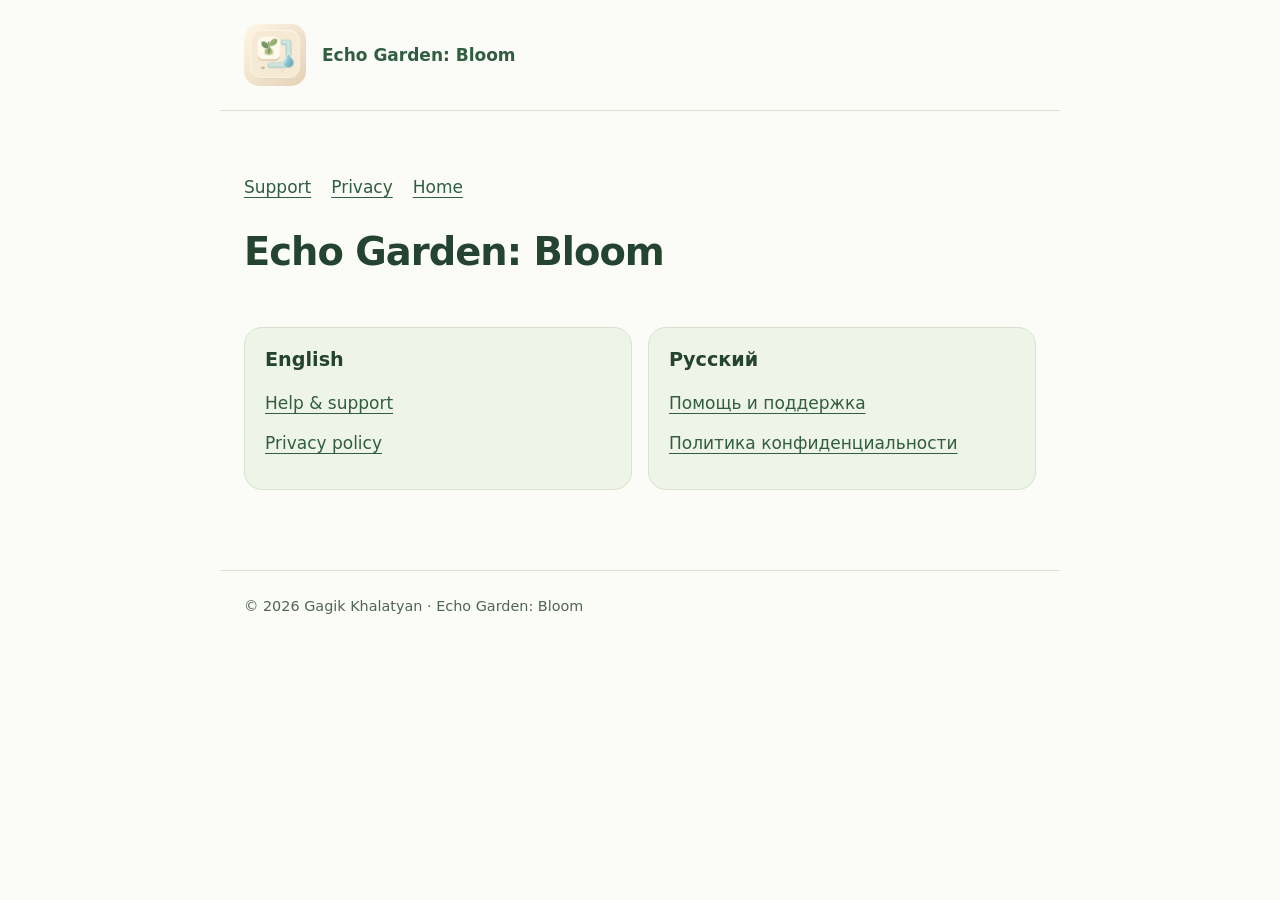
<file: index.html>
<!doctype html>
<html lang="en"><head><meta charset="utf-8"><meta name="viewport" content="width=device-width,initial-scale=1"><title>Echo Garden: Bloom</title><link rel="icon" href="icon.png"><link rel="stylesheet" href="styles.css"></head>
<body><header><img src="icon.png" alt="" width="62" height="62"><p><a href="index.html">Echo Garden: Bloom</a></p></header><main><nav aria-label="Page navigation"><a href="support/">Support</a><a href="privacy/">Privacy</a><a href="index.html">Home</a></nav><h1>Echo Garden: Bloom</h1><div class="grid"><section class="card"><h2>English</h2><p><a href="support/">Help &amp; support</a></p><p><a href="privacy/">Privacy policy</a></p></section><section class="card" lang="ru"><h2>Русский</h2><p><a href="ru/support/">Помощь и поддержка</a></p><p><a href="ru/privacy/">Политика конфиденциальности</a></p></section></div></main><footer>© 2026 Gagik Khalatyan · Echo Garden: Bloom</footer></body></html>
</file>
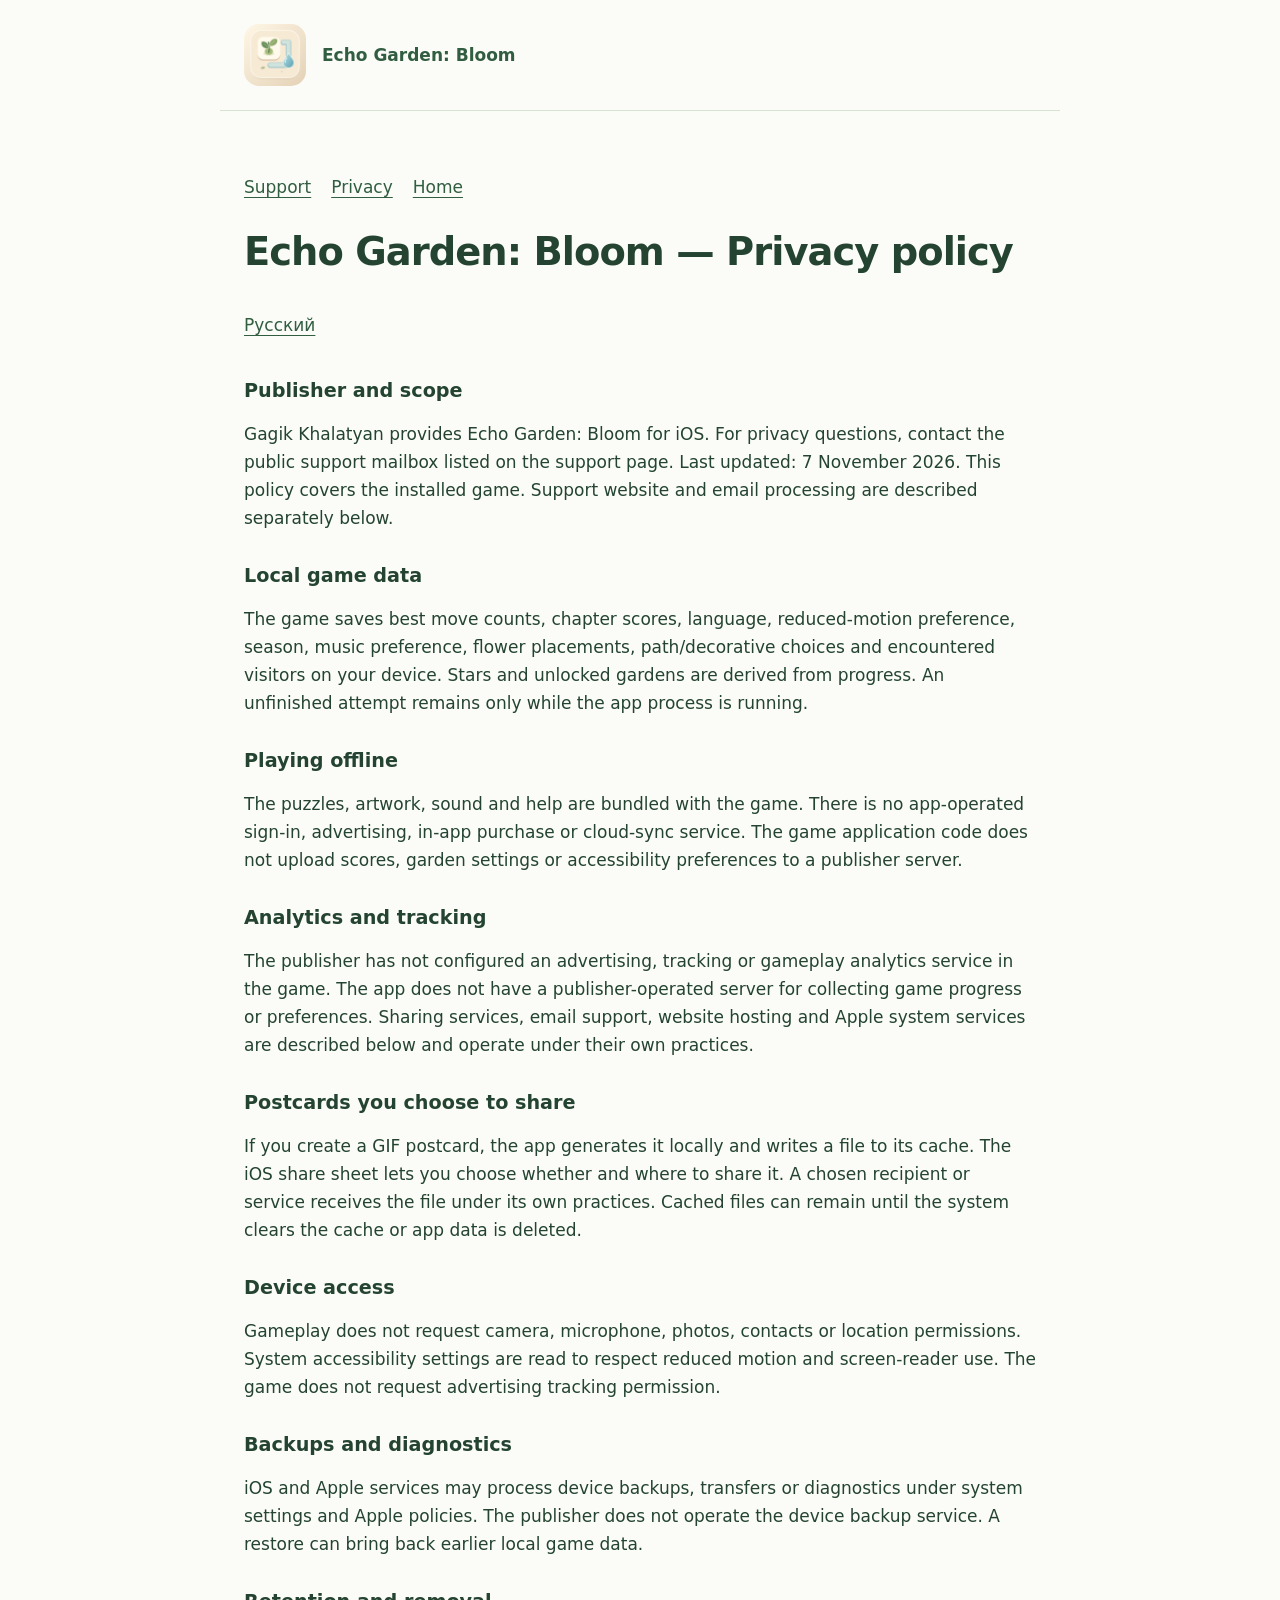
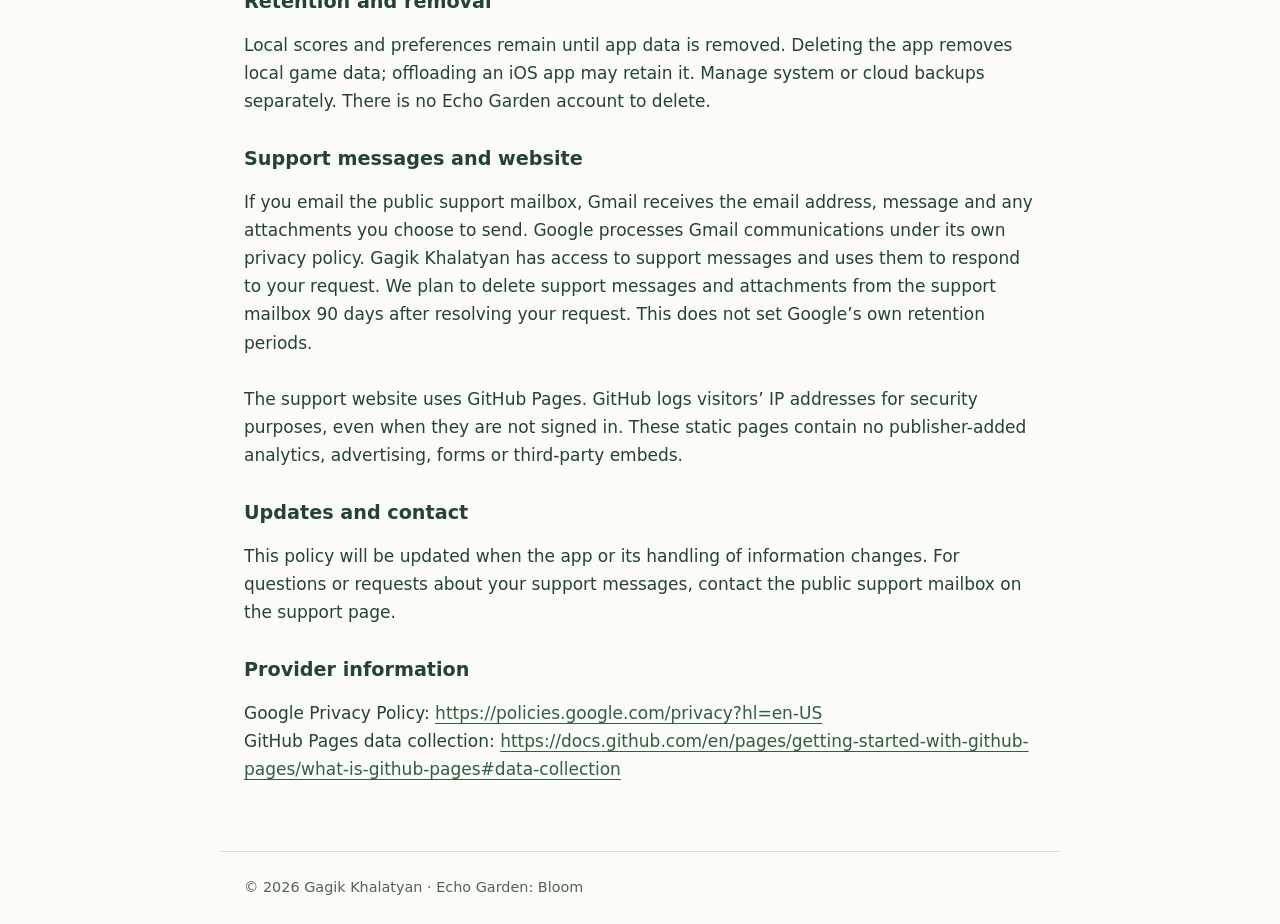
<file: privacy/index.html>
<!doctype html>
<html lang="en"><head><meta charset="utf-8"><meta name="viewport" content="width=device-width,initial-scale=1"><title>Echo Garden: Bloom — Privacy policy</title><link rel="icon" href="../icon.png"><link rel="stylesheet" href="../styles.css"></head>
<body><header><img src="../icon.png" alt="" width="62" height="62"><p><a href="../index.html">Echo Garden: Bloom</a></p></header><main><nav aria-label="Page navigation"><a href="../support/">Support</a><a href="../privacy/">Privacy</a><a href="../index.html">Home</a></nav><h1>Echo Garden: Bloom — Privacy policy</h1><nav aria-label="Language"><a lang="ru" href="../ru/privacy/">Русский</a></nav><section><h2>Publisher and scope</h2><p>Gagik Khalatyan provides Echo Garden: Bloom for iOS. For privacy questions, contact the public support mailbox listed on the support page. Last updated: 7 November 2026. This policy covers the installed game. Support website and email processing are described separately below.</p></section>
<section><h2>Local game data</h2><p>The game saves best move counts, chapter scores, language, reduced-motion preference, season, music preference, flower placements, path/decorative choices and encountered visitors on your device. Stars and unlocked gardens are derived from progress. An unfinished attempt remains only while the app process is running.</p></section>
<section><h2>Playing offline</h2><p>The puzzles, artwork, sound and help are bundled with the game. There is no app-operated sign-in, advertising, in-app purchase or cloud-sync service. The game application code does not upload scores, garden settings or accessibility preferences to a publisher server.</p></section>
<section><h2>Analytics and tracking</h2><p>The publisher has not configured an advertising, tracking or gameplay analytics service in the game. The app does not have a publisher-operated server for collecting game progress or preferences. Sharing services, email support, website hosting and Apple system services are described below and operate under their own practices.</p></section>
<section><h2>Postcards you choose to share</h2><p>If you create a GIF postcard, the app generates it locally and writes a file to its cache. The iOS share sheet lets you choose whether and where to share it. A chosen recipient or service receives the file under its own practices. Cached files can remain until the system clears the cache or app data is deleted.</p></section>
<section><h2>Device access</h2><p>Gameplay does not request camera, microphone, photos, contacts or location permissions. System accessibility settings are read to respect reduced motion and screen-reader use. The game does not request advertising tracking permission.</p></section>
<section><h2>Backups and diagnostics</h2><p>iOS and Apple services may process device backups, transfers or diagnostics under system settings and Apple policies. The publisher does not operate the device backup service. A restore can bring back earlier local game data.</p></section>
<section><h2>Retention and removal</h2><p>Local scores and preferences remain until app data is removed. Deleting the app removes local game data; offloading an iOS app may retain it. Manage system or cloud backups separately. There is no Echo Garden account to delete.</p></section>
<section><h2>Support messages and website</h2><p>If you email the public support mailbox, Gmail receives the email address, message and any attachments you choose to send. Google processes Gmail communications under its own privacy policy. Gagik Khalatyan has access to support messages and uses them to respond to your request. We plan to delete support messages and attachments from the support mailbox 90 days after resolving your request. This does not set Google’s own retention periods.

The support website uses GitHub Pages. GitHub logs visitors’ IP addresses for security purposes, even when they are not signed in. These static pages contain no publisher-added analytics, advertising, forms or third-party embeds.</p></section>
<section><h2>Updates and contact</h2><p>This policy will be updated when the app or its handling of information changes. For questions or requests about your support messages, contact the public support mailbox on the support page.</p></section>
<section><h2>Provider information</h2><p>Google Privacy Policy: <a href="https://policies.google.com/privacy?hl=en-US">https://policies.google.com/privacy?hl=en-US</a>
GitHub Pages data collection: <a href="https://docs.github.com/en/pages/getting-started-with-github-pages/what-is-github-pages#data-collection">https://docs.github.com/en/pages/getting-started-with-github-pages/what-is-github-pages#data-collection</a></p></section>
</main><footer>© 2026 Gagik Khalatyan · Echo Garden: Bloom</footer></body></html>
</file>
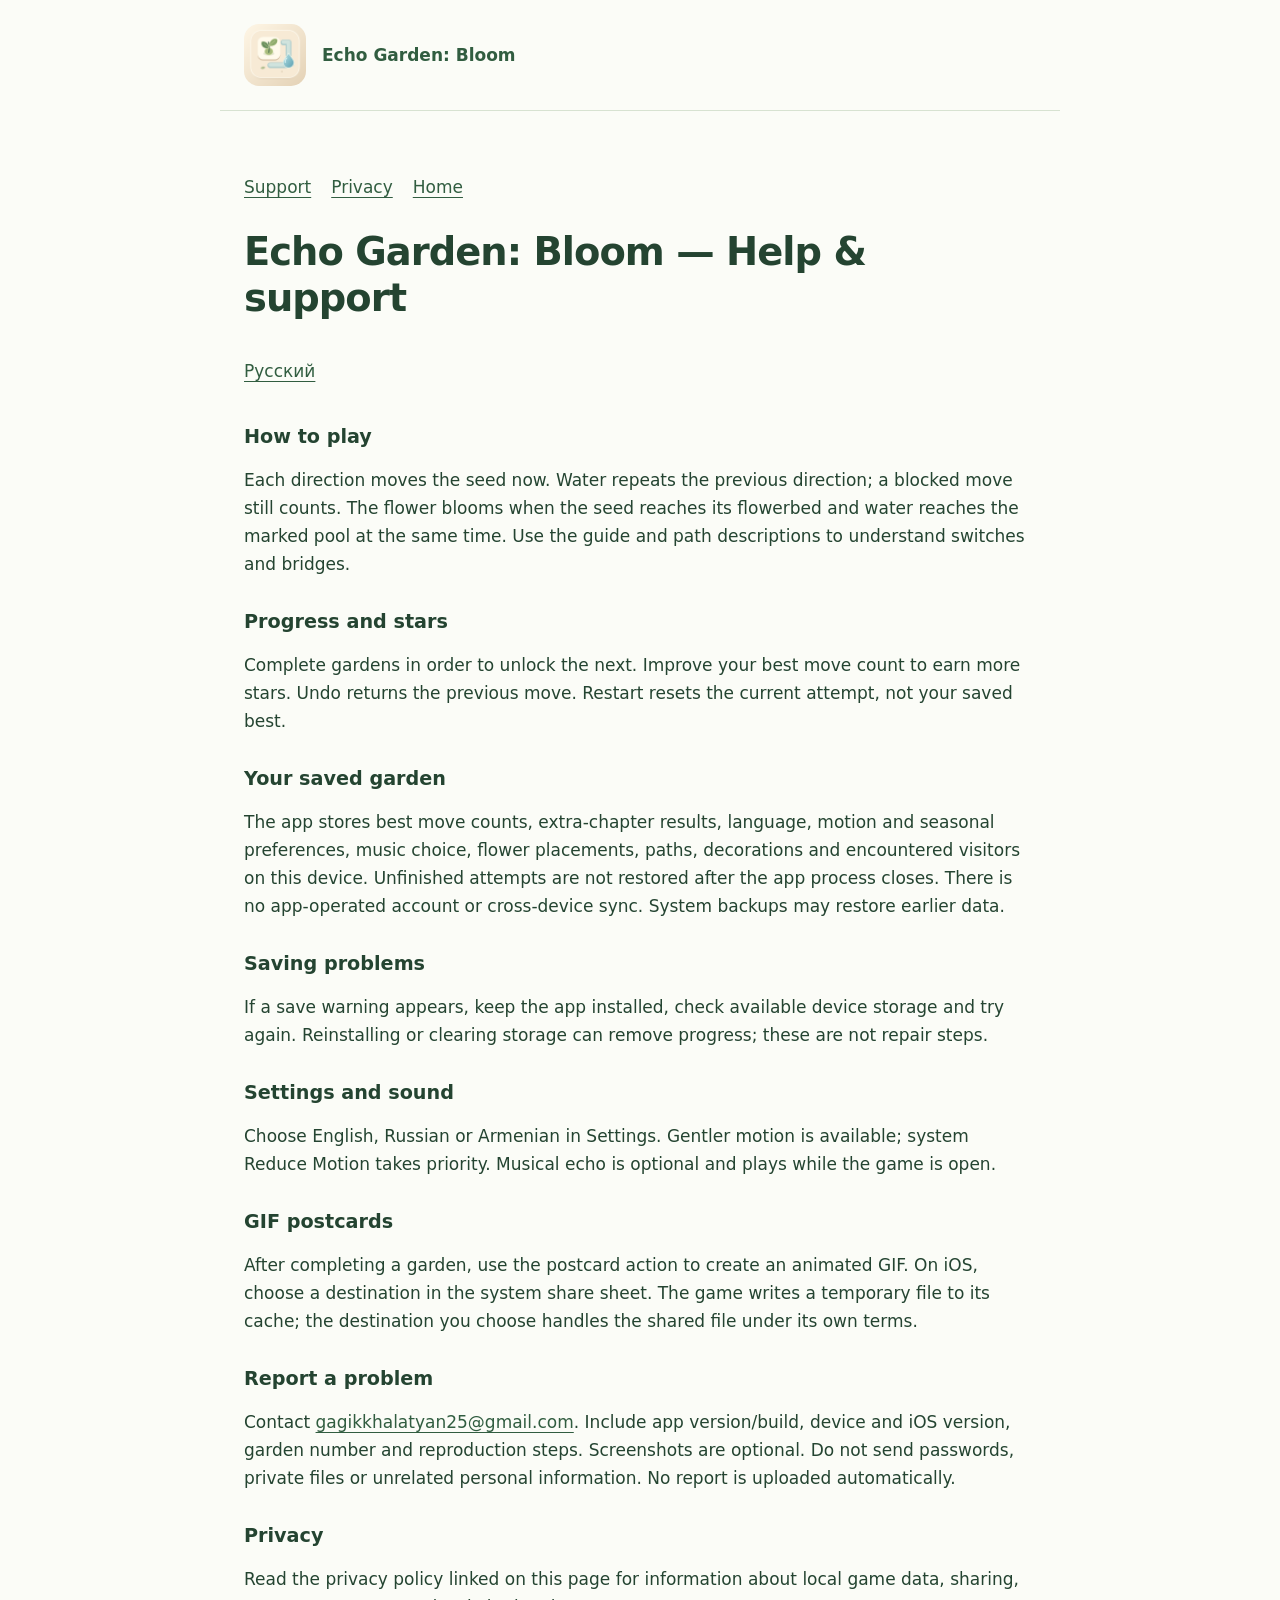
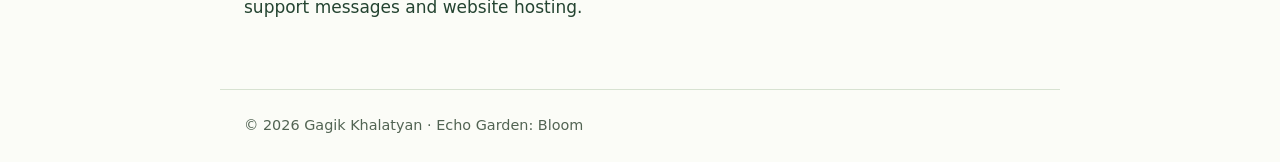
<file: support/index.html>
<!doctype html>
<html lang="en"><head><meta charset="utf-8"><meta name="viewport" content="width=device-width,initial-scale=1"><title>Echo Garden: Bloom — Help &amp; support</title><link rel="icon" href="../icon.png"><link rel="stylesheet" href="../styles.css"></head>
<body><header><img src="../icon.png" alt="" width="62" height="62"><p><a href="../index.html">Echo Garden: Bloom</a></p></header><main><nav aria-label="Page navigation"><a href="../support/">Support</a><a href="../privacy/">Privacy</a><a href="../index.html">Home</a></nav><h1>Echo Garden: Bloom — Help &amp; support</h1><nav aria-label="Language"><a lang="ru" href="../ru/support/">Русский</a></nav><section><h2>How to play</h2><p>Each direction moves the seed now. Water repeats the previous direction; a blocked move still counts. The flower blooms when the seed reaches its flowerbed and water reaches the marked pool at the same time. Use the guide and path descriptions to understand switches and bridges.</p></section>
<section><h2>Progress and stars</h2><p>Complete gardens in order to unlock the next. Improve your best move count to earn more stars. Undo returns the previous move. Restart resets the current attempt, not your saved best.</p></section>
<section><h2>Your saved garden</h2><p>The app stores best move counts, extra-chapter results, language, motion and seasonal preferences, music choice, flower placements, paths, decorations and encountered visitors on this device. Unfinished attempts are not restored after the app process closes. There is no app-operated account or cross-device sync. System backups may restore earlier data.</p></section>
<section><h2>Saving problems</h2><p>If a save warning appears, keep the app installed, check available device storage and try again. Reinstalling or clearing storage can remove progress; these are not repair steps.</p></section>
<section><h2>Settings and sound</h2><p>Choose English, Russian or Armenian in Settings. Gentler motion is available; system Reduce Motion takes priority. Musical echo is optional and plays while the game is open.</p></section>
<section><h2>GIF postcards</h2><p>After completing a garden, use the postcard action to create an animated GIF. On iOS, choose a destination in the system share sheet. The game writes a temporary file to its cache; the destination you choose handles the shared file under its own terms.</p></section>
<section><h2>Report a problem</h2><p>Contact <a href="mailto:gagikkhalatyan25@gmail.com">gagikkhalatyan25@gmail.com</a>. Include app version/build, device and iOS version, garden number and reproduction steps. Screenshots are optional. Do not send passwords, private files or unrelated personal information. No report is uploaded automatically.</p></section>
<section><h2>Privacy</h2><p>Read the privacy policy linked on this page for information about local game data, sharing, support messages and website hosting.</p></section>
</main><footer>© 2026 Gagik Khalatyan · Echo Garden: Bloom</footer></body></html>
</file>
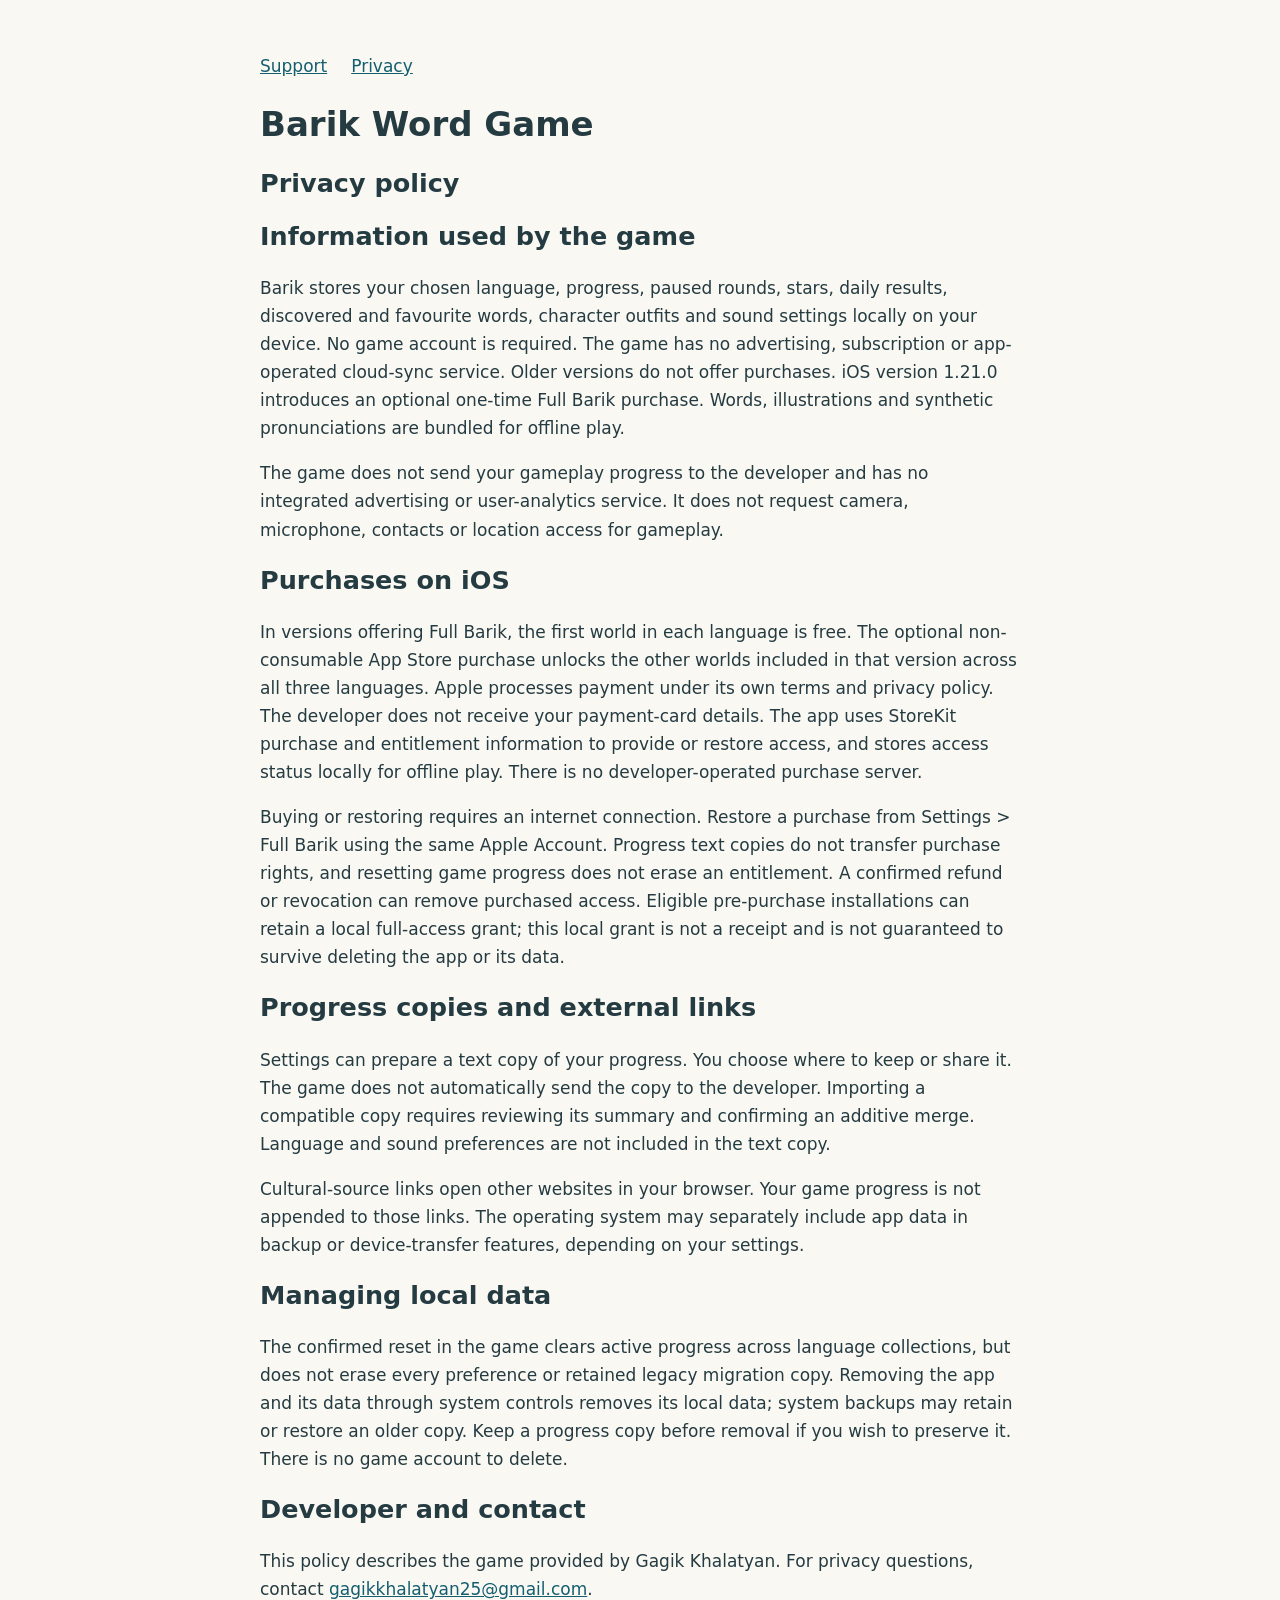
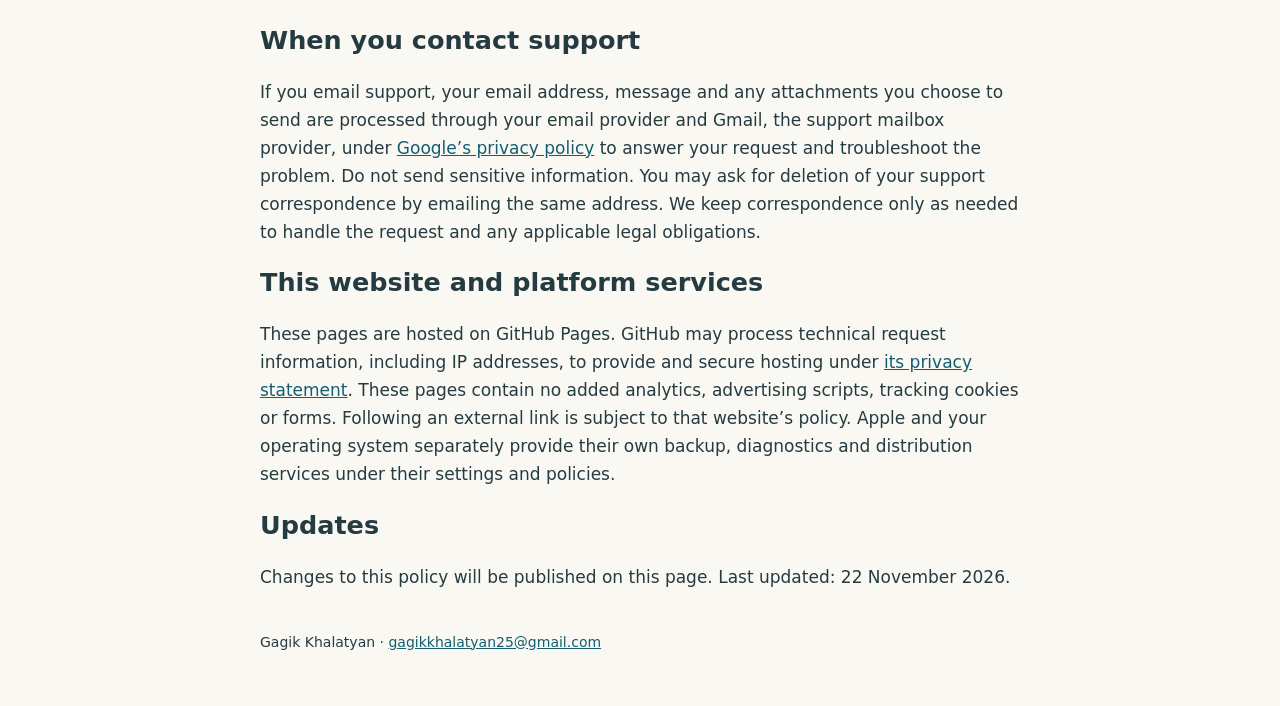
<file: barik/privacy/index.html>
<!doctype html>
<html lang="en"><head><meta charset="utf-8"><meta name="viewport" content="width=device-width,initial-scale=1"><title>Barik Word Game — Privacy</title><style>body{max-width:760px;margin:32px auto;padding:20px;font:17px/1.65 system-ui;color:#253b42;background:#faf8f2}h1,h2{line-height:1.25}a{color:#145e70}footer{margin-top:40px;font-size:14px}nav{display:flex;gap:24px;flex-wrap:wrap}</style></head><body><nav><a href="https://gagik1710.github.io/echo-garden-support/barik/support/">Support</a><a href="https://gagik1710.github.io/echo-garden-support/barik/privacy/">Privacy</a></nav><h1>Barik Word Game</h1><h2>Privacy policy</h2><h2>Information used by the game</h2><p>Barik stores your chosen language, progress, paused rounds, stars, daily results, discovered and favourite words, character outfits and sound settings locally on your device. No game account is required. The game has no advertising, subscription or app-operated cloud-sync service. Older versions do not offer purchases. iOS version 1.21.0 introduces an optional one-time Full Barik purchase. Words, illustrations and synthetic pronunciations are bundled for offline play.</p><p>The game does not send your gameplay progress to the developer and has no integrated advertising or user-analytics service. It does not request camera, microphone, contacts or location access for gameplay.</p><h2>Purchases on iOS</h2><p>In versions offering Full Barik, the first world in each language is free. The optional non-consumable App Store purchase unlocks the other worlds included in that version across all three languages. Apple processes payment under its own terms and privacy policy. The developer does not receive your payment-card details. The app uses StoreKit purchase and entitlement information to provide or restore access, and stores access status locally for offline play. There is no developer-operated purchase server.</p><p>Buying or restoring requires an internet connection. Restore a purchase from Settings &gt; Full Barik using the same Apple Account. Progress text copies do not transfer purchase rights, and resetting game progress does not erase an entitlement. A confirmed refund or revocation can remove purchased access. Eligible pre-purchase installations can retain a local full-access grant; this local grant is not a receipt and is not guaranteed to survive deleting the app or its data.</p><h2>Progress copies and external links</h2><p>Settings can prepare a text copy of your progress. You choose where to keep or share it. The game does not automatically send the copy to the developer. Importing a compatible copy requires reviewing its summary and confirming an additive merge. Language and sound preferences are not included in the text copy.</p><p>Cultural-source links open other websites in your browser. Your game progress is not appended to those links. The operating system may separately include app data in backup or device-transfer features, depending on your settings.</p><h2>Managing local data</h2><p>The confirmed reset in the game clears active progress across language collections, but does not erase every preference or retained legacy migration copy. Removing the app and its data through system controls removes its local data; system backups may retain or restore an older copy. Keep a progress copy before removal if you wish to preserve it. There is no game account to delete.</p><h2>Developer and contact</h2><p>This policy describes the game provided by Gagik Khalatyan. For privacy questions, contact <a href="mailto:gagikkhalatyan25@gmail.com">gagikkhalatyan25@gmail.com</a>.</p><h2>When you contact support</h2><p>If you email support, your email address, message and any attachments you choose to send are processed through your email provider and Gmail, the support mailbox provider, under <a href="https://policies.google.com/privacy">Google’s privacy policy</a> to answer your request and troubleshoot the problem. Do not send sensitive information. You may ask for deletion of your support correspondence by emailing the same address. We keep correspondence only as needed to handle the request and any applicable legal obligations.</p><h2>This website and platform services</h2><p>These pages are hosted on GitHub Pages. GitHub may process technical request information, including IP addresses, to provide and secure hosting under <a href="https://docs.github.com/en/site-policy/privacy-policies/github-general-privacy-statement">its privacy statement</a>. These pages contain no added analytics, advertising scripts, tracking cookies or forms. Following an external link is subject to that website’s policy. Apple and your operating system separately provide their own backup, diagnostics and distribution services under their settings and policies.</p><h2>Updates</h2><p>Changes to this policy will be published on this page. Last updated: 22 November 2026.</p><footer>Gagik Khalatyan · <a href="mailto:gagikkhalatyan25@gmail.com">gagikkhalatyan25@gmail.com</a></footer></body></html>
</file>
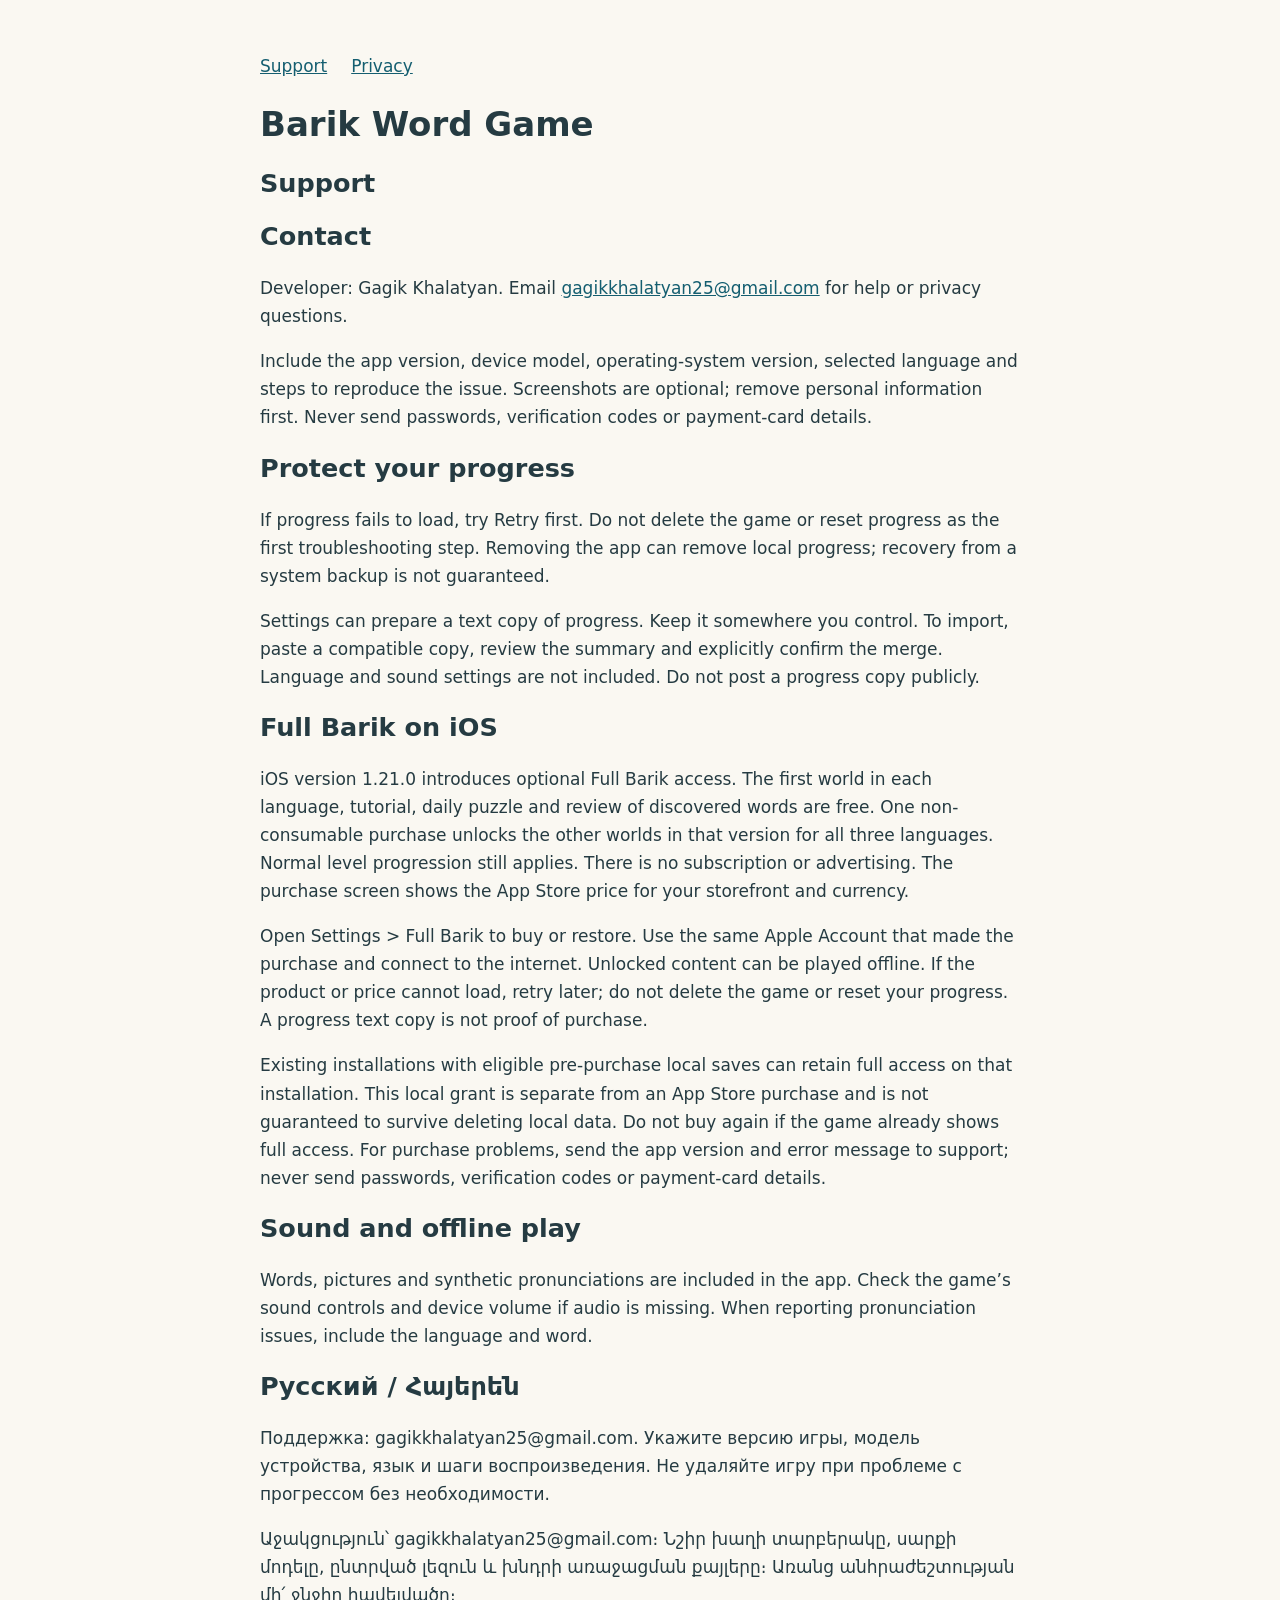
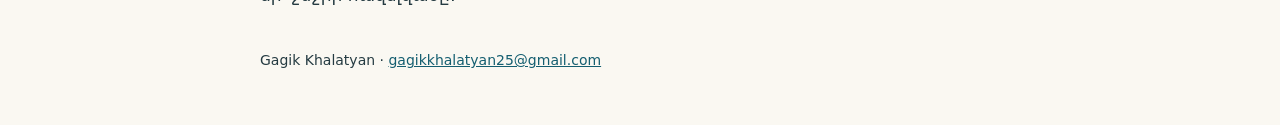
<file: barik/support/index.html>
<!doctype html>
<html lang="en"><head><meta charset="utf-8"><meta name="viewport" content="width=device-width,initial-scale=1"><title>Barik Word Game — Support</title><style>body{max-width:760px;margin:32px auto;padding:20px;font:17px/1.65 system-ui;color:#253b42;background:#faf8f2}h1,h2{line-height:1.25}a{color:#145e70}footer{margin-top:40px;font-size:14px}nav{display:flex;gap:24px;flex-wrap:wrap}</style></head><body><nav><a href="https://gagik1710.github.io/echo-garden-support/barik/support/">Support</a><a href="https://gagik1710.github.io/echo-garden-support/barik/privacy/">Privacy</a></nav><h1>Barik Word Game</h1><h2>Support</h2><h2>Contact</h2><p>Developer: Gagik Khalatyan. Email <a href="mailto:gagikkhalatyan25@gmail.com">gagikkhalatyan25@gmail.com</a> for help or privacy questions.</p><p>Include the app version, device model, operating-system version, selected language and steps to reproduce the issue. Screenshots are optional; remove personal information first. Never send passwords, verification codes or payment-card details.</p><h2>Protect your progress</h2><p>If progress fails to load, try Retry first. Do not delete the game or reset progress as the first troubleshooting step. Removing the app can remove local progress; recovery from a system backup is not guaranteed.</p><p>Settings can prepare a text copy of progress. Keep it somewhere you control. To import, paste a compatible copy, review the summary and explicitly confirm the merge. Language and sound settings are not included. Do not post a progress copy publicly.</p><h2>Full Barik on iOS</h2><p>iOS version 1.21.0 introduces optional Full Barik access. The first world in each language, tutorial, daily puzzle and review of discovered words are free. One non-consumable purchase unlocks the other worlds in that version for all three languages. Normal level progression still applies. There is no subscription or advertising. The purchase screen shows the App Store price for your storefront and currency.</p><p>Open Settings &gt; Full Barik to buy or restore. Use the same Apple Account that made the purchase and connect to the internet. Unlocked content can be played offline. If the product or price cannot load, retry later; do not delete the game or reset your progress. A progress text copy is not proof of purchase.</p><p>Existing installations with eligible pre-purchase local saves can retain full access on that installation. This local grant is separate from an App Store purchase and is not guaranteed to survive deleting local data. Do not buy again if the game already shows full access. For purchase problems, send the app version and error message to support; never send passwords, verification codes or payment-card details.</p><h2>Sound and offline play</h2><p>Words, pictures and synthetic pronunciations are included in the app. Check the game’s sound controls and device volume if audio is missing. When reporting pronunciation issues, include the language and word.</p><h2>Русский / Հայերեն</h2><p>Поддержка: gagikkhalatyan25@gmail.com. Укажите версию игры, модель устройства, язык и шаги воспроизведения. Не удаляйте игру при проблеме с прогрессом без необходимости.</p><p>Աջակցություն՝ gagikkhalatyan25@gmail.com։ Նշիր խաղի տարբերակը, սարքի մոդելը, ընտրված լեզուն և խնդրի առաջացման քայլերը։ Առանց անհրաժեշտության մի՛ ջնջիր հավելվածը։</p><footer>Gagik Khalatyan · <a href="mailto:gagikkhalatyan25@gmail.com">gagikkhalatyan25@gmail.com</a></footer></body></html>
</file>
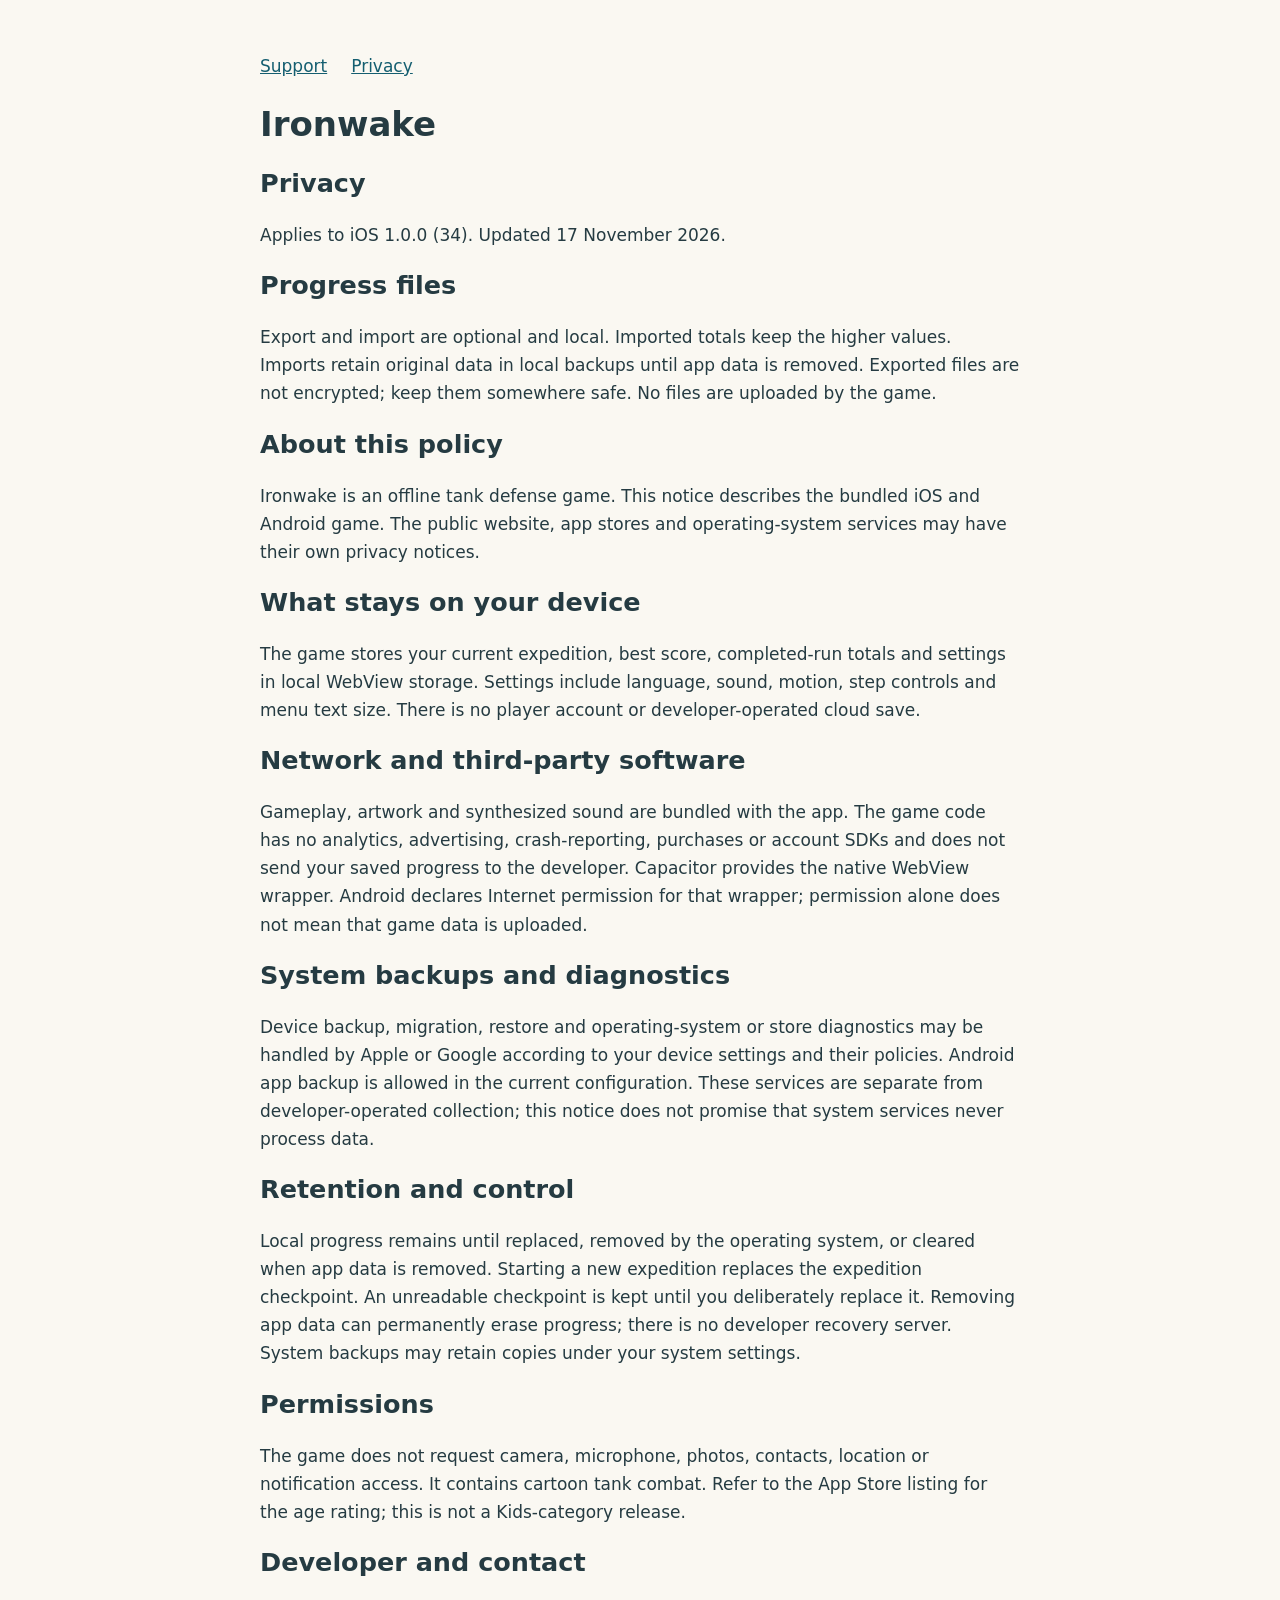
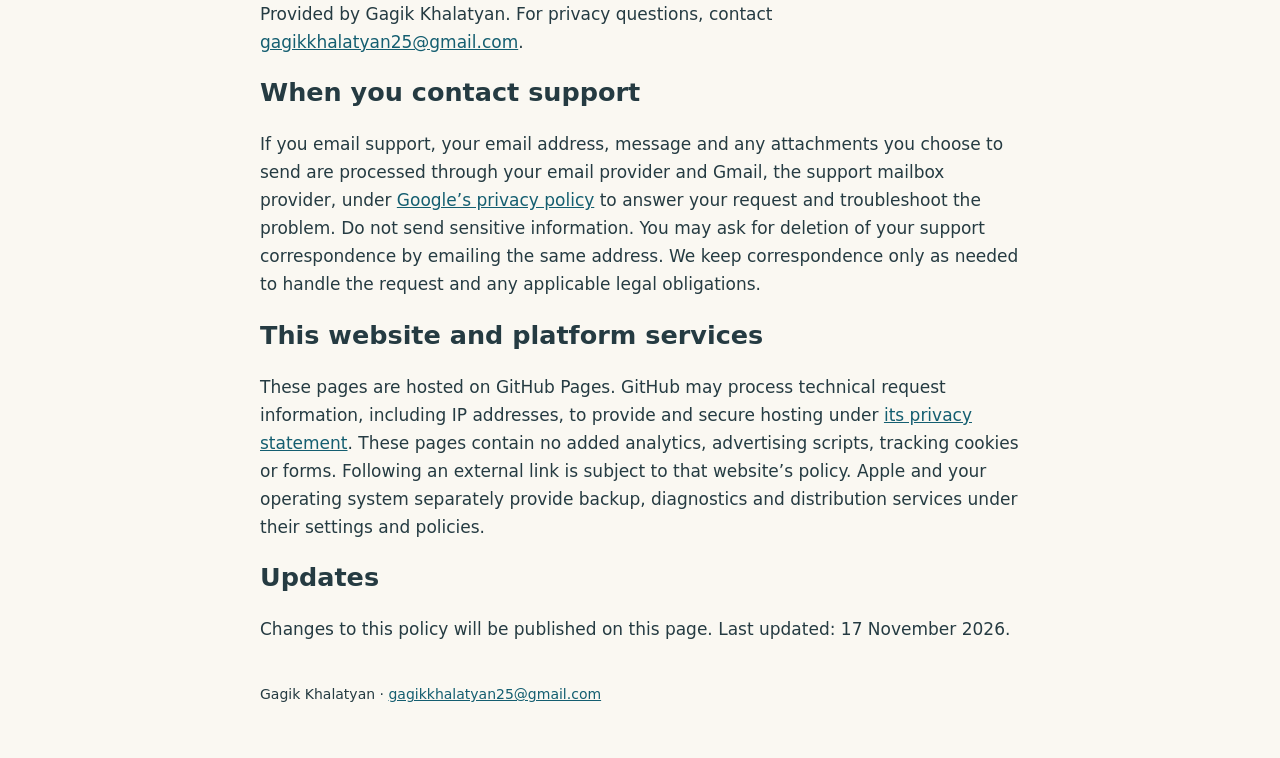
<file: ironwake/privacy/index.html>
<!doctype html>
<html lang="en"><head><meta charset="utf-8"><meta name="viewport" content="width=device-width,initial-scale=1"><title>Ironwake · Privacy</title><style>body{max-width:760px;margin:32px auto;padding:20px;font:17px/1.65 system-ui;color:#253b42;background:#faf8f2}h1,h2{line-height:1.25}a{color:#145e70;overflow-wrap:anywhere}footer{margin-top:40px;font-size:14px}nav{display:flex;gap:24px;flex-wrap:wrap}a:focus-visible{outline:3px solid #145e70;outline-offset:3px}</style></head><body><nav><a href="https://gagik1710.github.io/echo-garden-support/ironwake/support/">Support</a><a href="https://gagik1710.github.io/echo-garden-support/ironwake/privacy/">Privacy</a></nav><main><h1>Ironwake</h1><h2>Privacy</h2><p>Applies to iOS 1.0.0 (34). Updated 17 November 2026.</p><h2>Progress files</h2><p>Export and import are optional and local. Imported totals keep the higher values. Imports retain original data in local backups until app data is removed. Exported files are not encrypted; keep them somewhere safe. No files are uploaded by the game.</p><h2>About this policy</h2><p>Ironwake is an offline tank defense game. This notice describes the bundled iOS and Android game. The public website, app stores and operating-system services may have their own privacy notices.</p><h2>What stays on your device</h2><p>The game stores your current expedition, best score, completed-run totals and settings in local WebView storage. Settings include language, sound, motion, step controls and menu text size. There is no player account or developer-operated cloud save.</p><h2>Network and third-party software</h2><p>Gameplay, artwork and synthesized sound are bundled with the app. The game code has no analytics, advertising, crash-reporting, purchases or account SDKs and does not send your saved progress to the developer. Capacitor provides the native WebView wrapper. Android declares Internet permission for that wrapper; permission alone does not mean that game data is uploaded.</p><h2>System backups and diagnostics</h2><p>Device backup, migration, restore and operating-system or store diagnostics may be handled by Apple or Google according to your device settings and their policies. Android app backup is allowed in the current configuration. These services are separate from developer-operated collection; this notice does not promise that system services never process data.</p><h2>Retention and control</h2><p>Local progress remains until replaced, removed by the operating system, or cleared when app data is removed. Starting a new expedition replaces the expedition checkpoint. An unreadable checkpoint is kept until you deliberately replace it. Removing app data can permanently erase progress; there is no developer recovery server. System backups may retain copies under your system settings.</p><h2>Permissions</h2><p>The game does not request camera, microphone, photos, contacts, location or notification access. It contains cartoon tank combat. Refer to the App Store listing for the age rating; this is not a Kids-category release.</p><h2>Developer and contact</h2><p>Provided by Gagik Khalatyan. For privacy questions, contact <a href="mailto:gagikkhalatyan25@gmail.com">gagikkhalatyan25@gmail.com</a>.</p><h2>When you contact support</h2><p>If you email support, your email address, message and any attachments you choose to send are processed through your email provider and Gmail, the support mailbox provider, under <a href="https://policies.google.com/privacy">Google’s privacy policy</a> to answer your request and troubleshoot the problem. Do not send sensitive information. You may ask for deletion of your support correspondence by emailing the same address. We keep correspondence only as needed to handle the request and any applicable legal obligations.</p><h2>This website and platform services</h2><p>These pages are hosted on GitHub Pages. GitHub may process technical request information, including IP addresses, to provide and secure hosting under <a href="https://docs.github.com/en/site-policy/privacy-policies/github-general-privacy-statement">its privacy statement</a>. These pages contain no added analytics, advertising scripts, tracking cookies or forms. Following an external link is subject to that website’s policy. Apple and your operating system separately provide backup, diagnostics and distribution services under their settings and policies.</p><h2>Updates</h2><p>Changes to this policy will be published on this page. Last updated: 17 November 2026.</p></main><footer>Gagik Khalatyan · <a href="mailto:gagikkhalatyan25@gmail.com">gagikkhalatyan25@gmail.com</a></footer></body></html>
</file>
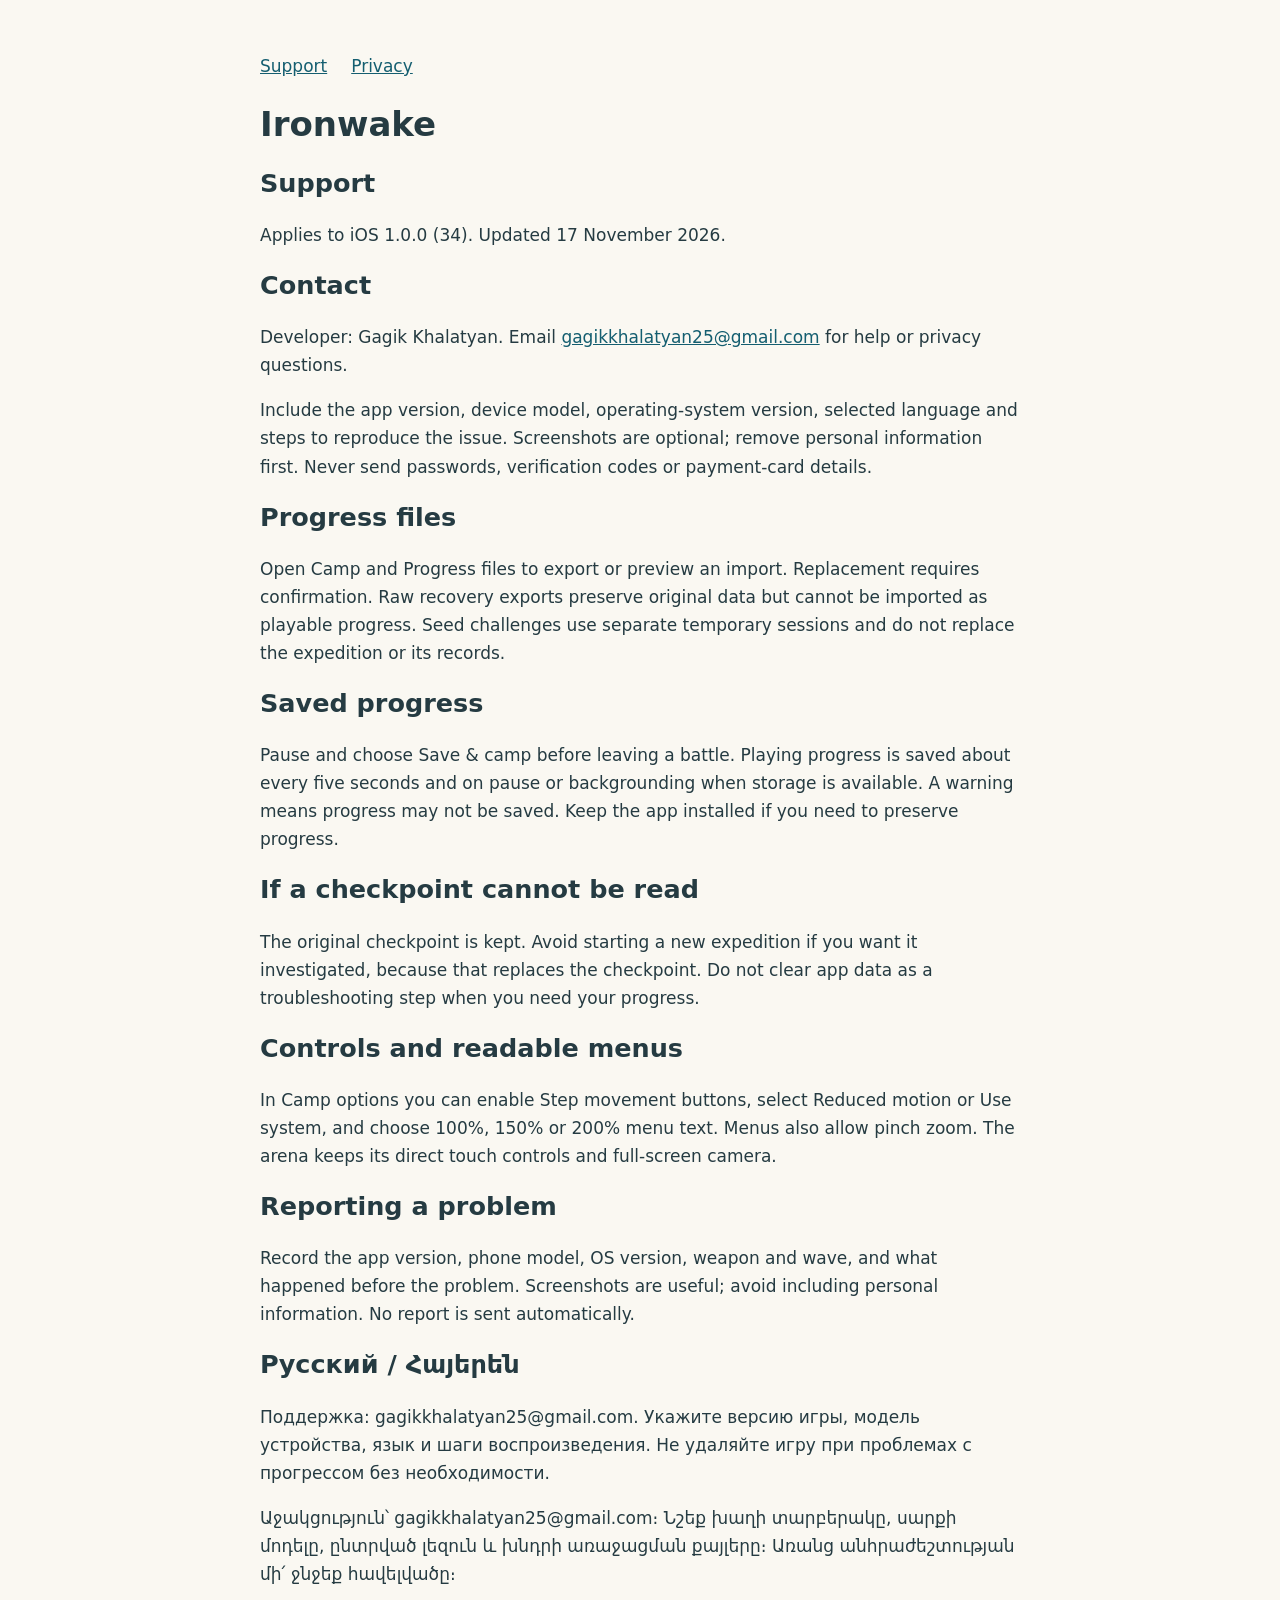
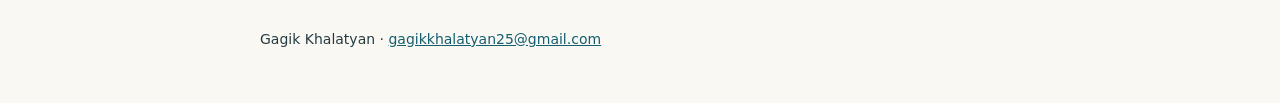
<file: ironwake/support/index.html>
<!doctype html>
<html lang="en"><head><meta charset="utf-8"><meta name="viewport" content="width=device-width,initial-scale=1"><title>Ironwake · Support</title><style>body{max-width:760px;margin:32px auto;padding:20px;font:17px/1.65 system-ui;color:#253b42;background:#faf8f2}h1,h2{line-height:1.25}a{color:#145e70;overflow-wrap:anywhere}footer{margin-top:40px;font-size:14px}nav{display:flex;gap:24px;flex-wrap:wrap}a:focus-visible{outline:3px solid #145e70;outline-offset:3px}</style></head><body><nav><a href="https://gagik1710.github.io/echo-garden-support/ironwake/support/">Support</a><a href="https://gagik1710.github.io/echo-garden-support/ironwake/privacy/">Privacy</a></nav><main><h1>Ironwake</h1><h2>Support</h2><p>Applies to iOS 1.0.0 (34). Updated 17 November 2026.</p><h2>Contact</h2><p>Developer: Gagik Khalatyan. Email <a href="mailto:gagikkhalatyan25@gmail.com">gagikkhalatyan25@gmail.com</a> for help or privacy questions.</p><p>Include the app version, device model, operating-system version, selected language and steps to reproduce the issue. Screenshots are optional; remove personal information first. Never send passwords, verification codes or payment-card details.</p><h2>Progress files</h2><p>Open Camp and Progress files to export or preview an import. Replacement requires confirmation. Raw recovery exports preserve original data but cannot be imported as playable progress. Seed challenges use separate temporary sessions and do not replace the expedition or its records.</p><h2>Saved progress</h2><p>Pause and choose Save &amp; camp before leaving a battle. Playing progress is saved about every five seconds and on pause or backgrounding when storage is available. A warning means progress may not be saved. Keep the app installed if you need to preserve progress.</p><h2>If a checkpoint cannot be read</h2><p>The original checkpoint is kept. Avoid starting a new expedition if you want it investigated, because that replaces the checkpoint. Do not clear app data as a troubleshooting step when you need your progress.</p><h2>Controls and readable menus</h2><p>In Camp options you can enable Step movement buttons, select Reduced motion or Use system, and choose 100%, 150% or 200% menu text. Menus also allow pinch zoom. The arena keeps its direct touch controls and full-screen camera.</p><h2>Reporting a problem</h2><p>Record the app version, phone model, OS version, weapon and wave, and what happened before the problem. Screenshots are useful; avoid including personal information. No report is sent automatically.</p><h2>Русский / Հայերեն</h2><p>Поддержка: gagikkhalatyan25@gmail.com. Укажите версию игры, модель устройства, язык и шаги воспроизведения. Не удаляйте игру при проблемах с прогрессом без необходимости.</p><p>Աջակցություն՝ gagikkhalatyan25@gmail.com։ Նշեք խաղի տարբերակը, սարքի մոդելը, ընտրված լեզուն և խնդրի առաջացման քայլերը։ Առանց անհրաժեշտության մի՛ ջնջեք հավելվածը։</p></main><footer>Gagik Khalatyan · <a href="mailto:gagikkhalatyan25@gmail.com">gagikkhalatyan25@gmail.com</a></footer></body></html>
</file>
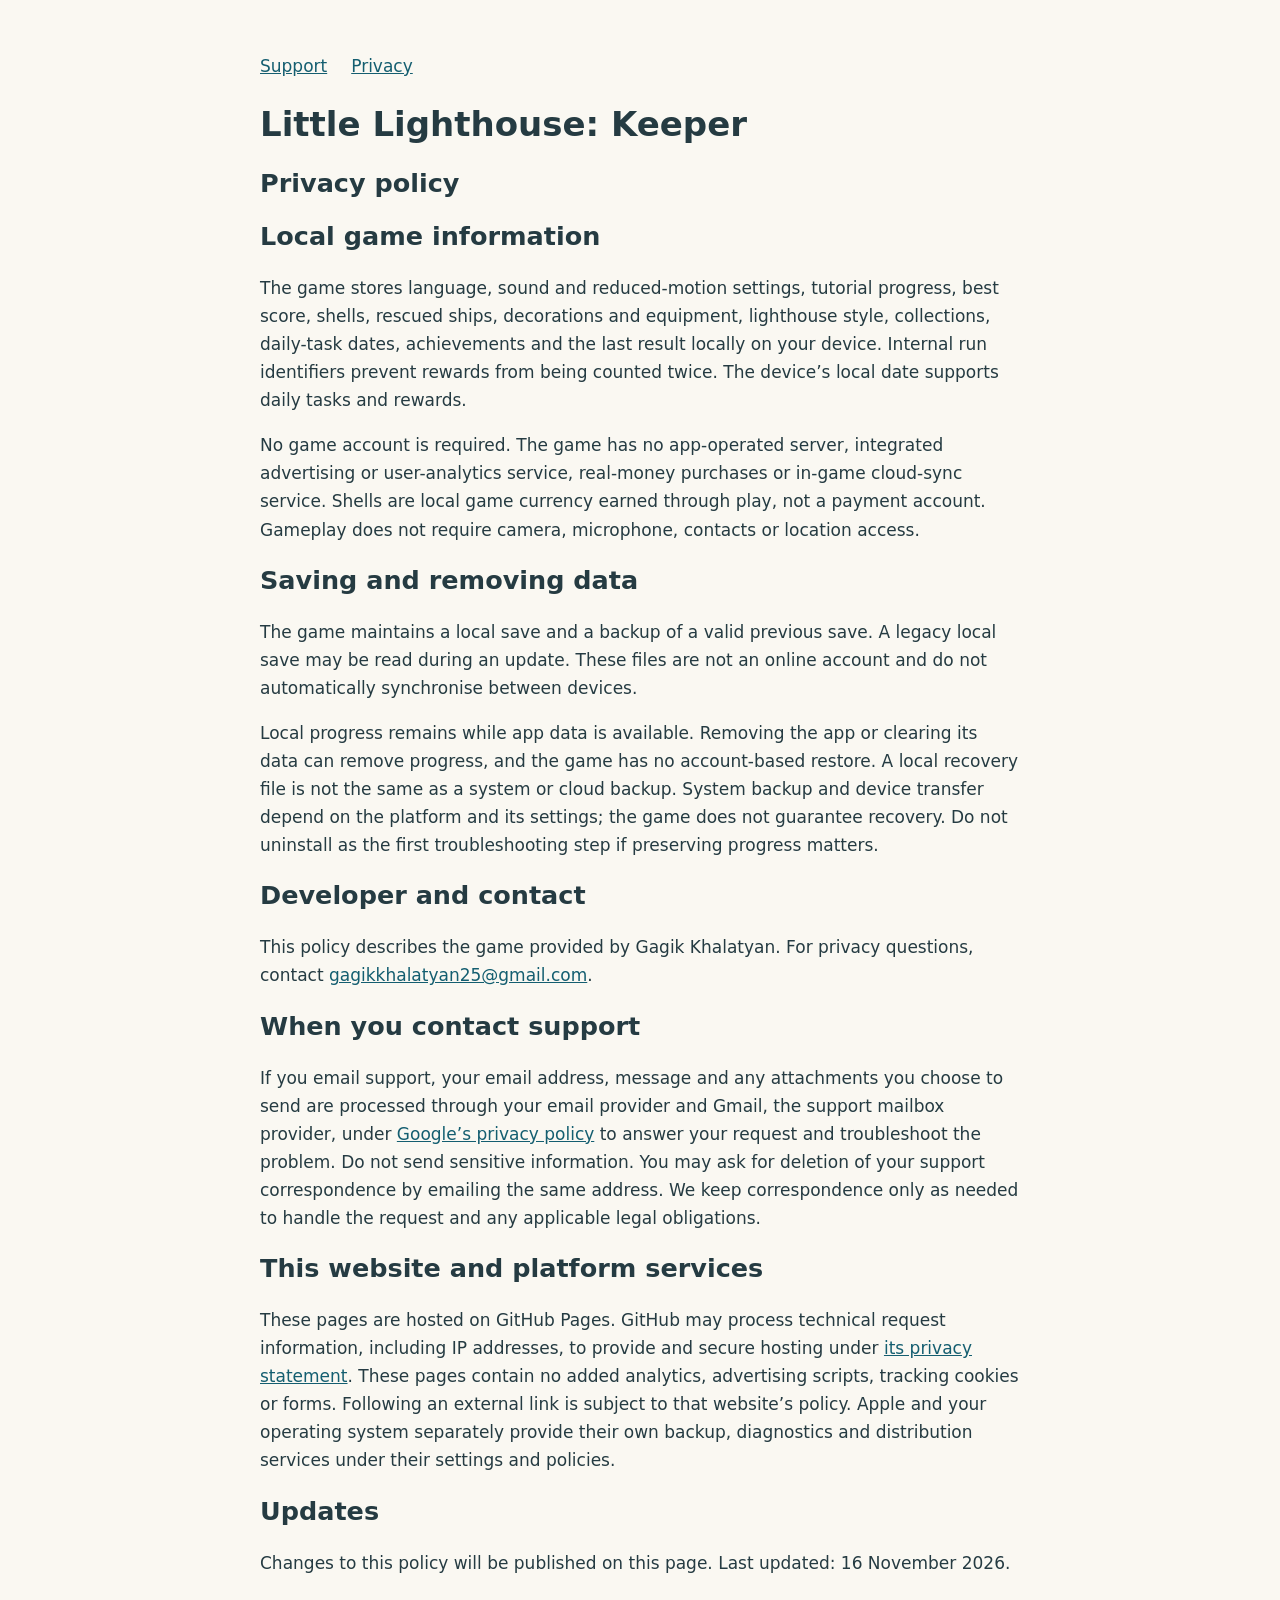
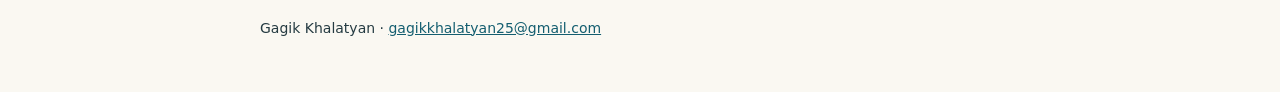
<file: little-lighthouse/privacy/index.html>
<!doctype html>
<html lang="en"><head><meta charset="utf-8"><meta name="viewport" content="width=device-width,initial-scale=1"><title>Little Lighthouse: Keeper — Privacy</title><style>body{max-width:760px;margin:32px auto;padding:20px;font:17px/1.65 system-ui;color:#253b42;background:#faf8f2}h1,h2{line-height:1.25}a{color:#145e70}footer{margin-top:40px;font-size:14px}nav{display:flex;gap:24px;flex-wrap:wrap}</style></head><body><nav><a href="https://gagik1710.github.io/echo-garden-support/little-lighthouse/support/">Support</a><a href="https://gagik1710.github.io/echo-garden-support/little-lighthouse/privacy/">Privacy</a></nav><h1>Little Lighthouse: Keeper</h1><h2>Privacy policy</h2><h2>Local game information</h2><p>The game stores language, sound and reduced-motion settings, tutorial progress, best score, shells, rescued ships, decorations and equipment, lighthouse style, collections, daily-task dates, achievements and the last result locally on your device. Internal run identifiers prevent rewards from being counted twice. The device’s local date supports daily tasks and rewards.</p><p>No game account is required. The game has no app-operated server, integrated advertising or user-analytics service, real-money purchases or in-game cloud-sync service. Shells are local game currency earned through play, not a payment account. Gameplay does not require camera, microphone, contacts or location access.</p><h2>Saving and removing data</h2><p>The game maintains a local save and a backup of a valid previous save. A legacy local save may be read during an update. These files are not an online account and do not automatically synchronise between devices.</p><p>Local progress remains while app data is available. Removing the app or clearing its data can remove progress, and the game has no account-based restore. A local recovery file is not the same as a system or cloud backup. System backup and device transfer depend on the platform and its settings; the game does not guarantee recovery. Do not uninstall as the first troubleshooting step if preserving progress matters.</p><h2>Developer and contact</h2><p>This policy describes the game provided by Gagik Khalatyan. For privacy questions, contact <a href="mailto:gagikkhalatyan25@gmail.com">gagikkhalatyan25@gmail.com</a>.</p><h2>When you contact support</h2><p>If you email support, your email address, message and any attachments you choose to send are processed through your email provider and Gmail, the support mailbox provider, under <a href="https://policies.google.com/privacy">Google’s privacy policy</a> to answer your request and troubleshoot the problem. Do not send sensitive information. You may ask for deletion of your support correspondence by emailing the same address. We keep correspondence only as needed to handle the request and any applicable legal obligations.</p><h2>This website and platform services</h2><p>These pages are hosted on GitHub Pages. GitHub may process technical request information, including IP addresses, to provide and secure hosting under <a href="https://docs.github.com/en/site-policy/privacy-policies/github-general-privacy-statement">its privacy statement</a>. These pages contain no added analytics, advertising scripts, tracking cookies or forms. Following an external link is subject to that website’s policy. Apple and your operating system separately provide their own backup, diagnostics and distribution services under their settings and policies.</p><h2>Updates</h2><p>Changes to this policy will be published on this page. Last updated: 16 November 2026.</p><footer>Gagik Khalatyan · <a href="mailto:gagikkhalatyan25@gmail.com">gagikkhalatyan25@gmail.com</a></footer></body></html>
</file>
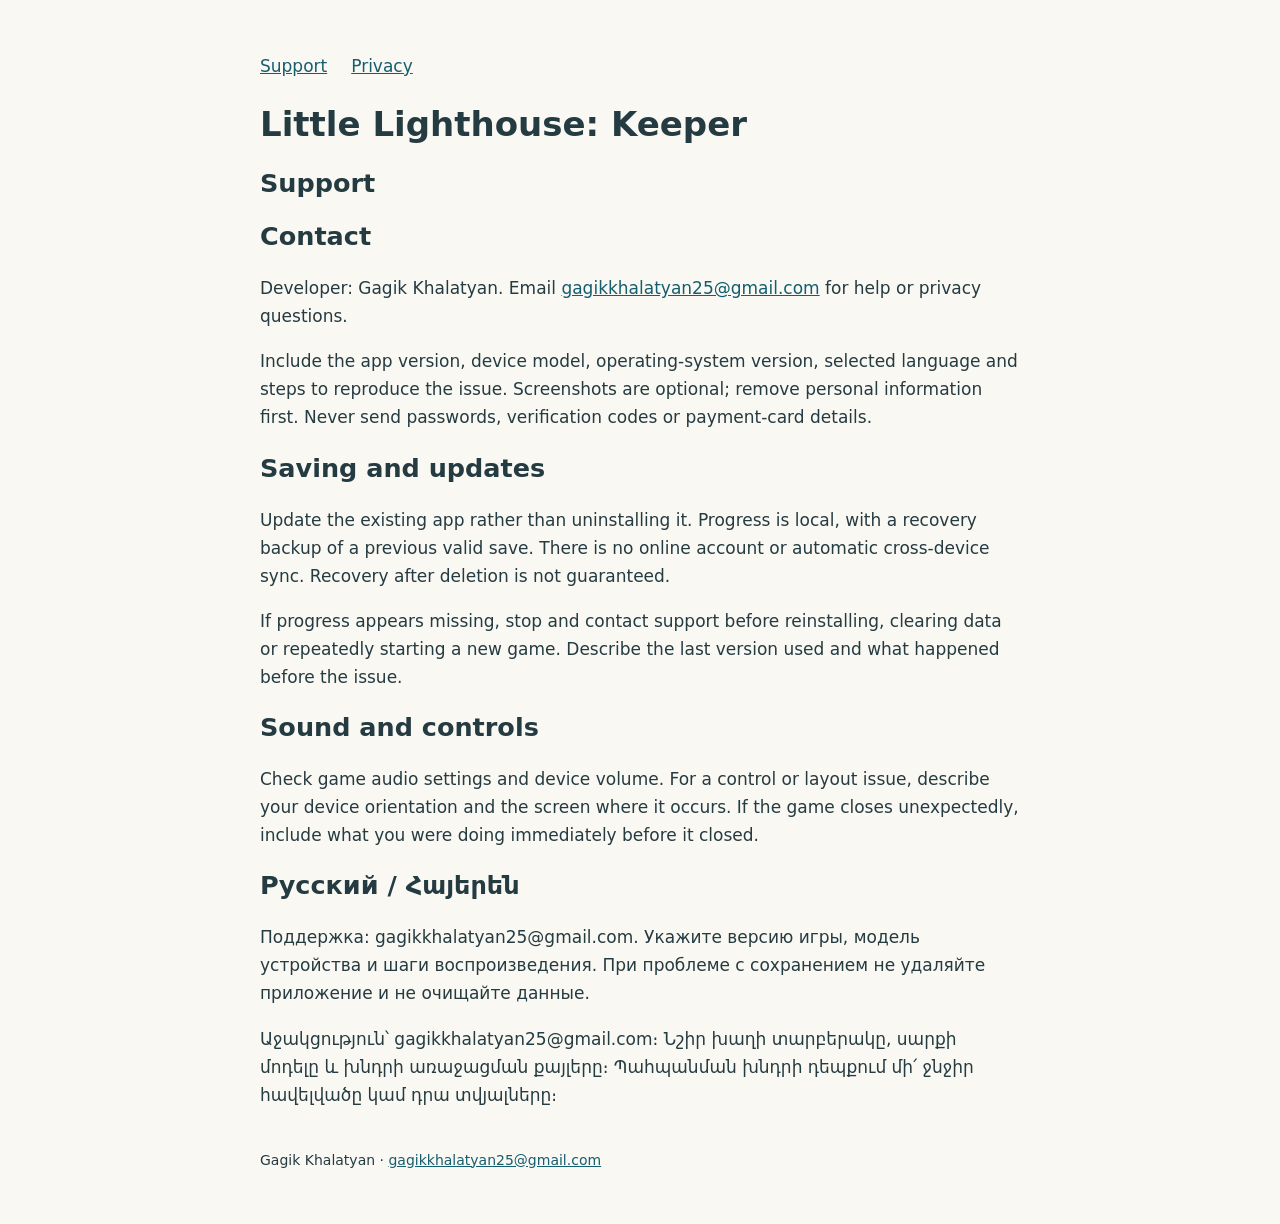
<file: little-lighthouse/support/index.html>
<!doctype html>
<html lang="en"><head><meta charset="utf-8"><meta name="viewport" content="width=device-width,initial-scale=1"><title>Little Lighthouse: Keeper — Support</title><style>body{max-width:760px;margin:32px auto;padding:20px;font:17px/1.65 system-ui;color:#253b42;background:#faf8f2}h1,h2{line-height:1.25}a{color:#145e70}footer{margin-top:40px;font-size:14px}nav{display:flex;gap:24px;flex-wrap:wrap}</style></head><body><nav><a href="https://gagik1710.github.io/echo-garden-support/little-lighthouse/support/">Support</a><a href="https://gagik1710.github.io/echo-garden-support/little-lighthouse/privacy/">Privacy</a></nav><h1>Little Lighthouse: Keeper</h1><h2>Support</h2><h2>Contact</h2><p>Developer: Gagik Khalatyan. Email <a href="mailto:gagikkhalatyan25@gmail.com">gagikkhalatyan25@gmail.com</a> for help or privacy questions.</p><p>Include the app version, device model, operating-system version, selected language and steps to reproduce the issue. Screenshots are optional; remove personal information first. Never send passwords, verification codes or payment-card details.</p><h2>Saving and updates</h2><p>Update the existing app rather than uninstalling it. Progress is local, with a recovery backup of a previous valid save. There is no online account or automatic cross-device sync. Recovery after deletion is not guaranteed.</p><p>If progress appears missing, stop and contact support before reinstalling, clearing data or repeatedly starting a new game. Describe the last version used and what happened before the issue.</p><h2>Sound and controls</h2><p>Check game audio settings and device volume. For a control or layout issue, describe your device orientation and the screen where it occurs. If the game closes unexpectedly, include what you were doing immediately before it closed.</p><h2>Русский / Հայերեն</h2><p>Поддержка: gagikkhalatyan25@gmail.com. Укажите версию игры, модель устройства и шаги воспроизведения. При проблеме с сохранением не удаляйте приложение и не очищайте данные.</p><p>Աջակցություն՝ gagikkhalatyan25@gmail.com։ Նշիր խաղի տարբերակը, սարքի մոդելը և խնդրի առաջացման քայլերը։ Պահպանման խնդրի դեպքում մի՛ ջնջիր հավելվածը կամ դրա տվյալները։</p><footer>Gagik Khalatyan · <a href="mailto:gagikkhalatyan25@gmail.com">gagikkhalatyan25@gmail.com</a></footer></body></html>
</file>
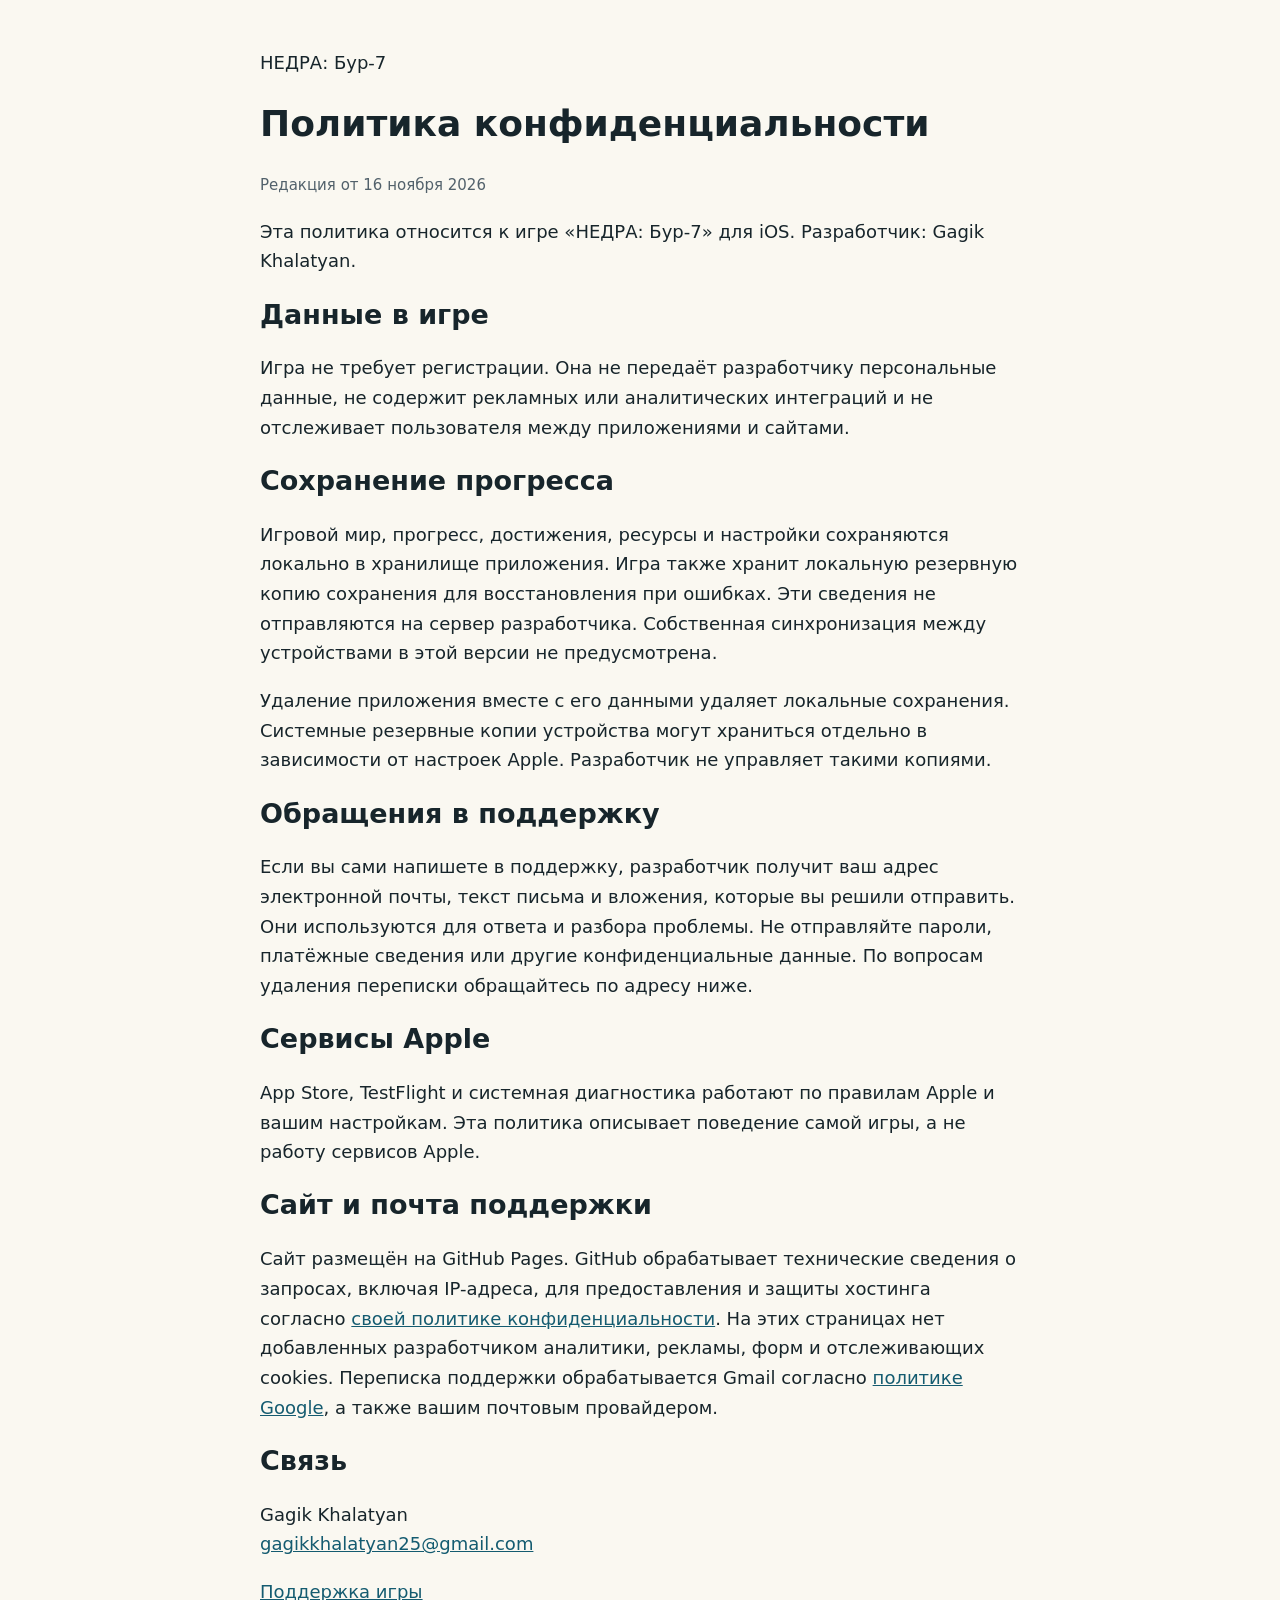
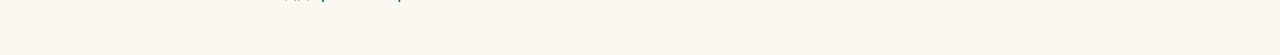
<file: nedra/privacy/index.html>
<!doctype html>
<html lang="ru"><meta charset="utf-8"><meta name="viewport" content="width=device-width,initial-scale=1"><title>НЕДРА: Бур-7 — Политика конфиденциальности</title><style>body{font:18px/1.65 system-ui,sans-serif;max-width:760px;margin:48px auto;padding:0 24px;color:#17252b;background:#faf8f1}a{color:#145b70}h1,h2{line-height:1.2}small{color:#52616b}</style><main><p>НЕДРА: Бур-7</p><h1>Политика конфиденциальности</h1><small>Редакция от 16 ноября 2026</small><p>Эта политика относится к игре «НЕДРА: Бур-7» для iOS. Разработчик: Gagik Khalatyan.</p>
<h2>Данные в игре</h2><p>Игра не требует регистрации. Она не передаёт разработчику персональные данные, не содержит рекламных или аналитических интеграций и не отслеживает пользователя между приложениями и сайтами.</p>
<h2>Сохранение прогресса</h2><p>Игровой мир, прогресс, достижения, ресурсы и настройки сохраняются локально в хранилище приложения. Игра также хранит локальную резервную копию сохранения для восстановления при ошибках. Эти сведения не отправляются на сервер разработчика. Собственная синхронизация между устройствами в этой версии не предусмотрена.</p>
<p>Удаление приложения вместе с его данными удаляет локальные сохранения. Системные резервные копии устройства могут храниться отдельно в зависимости от настроек Apple. Разработчик не управляет такими копиями.</p>
<h2>Обращения в поддержку</h2><p>Если вы сами напишете в поддержку, разработчик получит ваш адрес электронной почты, текст письма и вложения, которые вы решили отправить. Они используются для ответа и разбора проблемы. Не отправляйте пароли, платёжные сведения или другие конфиденциальные данные. По вопросам удаления переписки обращайтесь по адресу ниже.</p>
<h2>Сервисы Apple</h2><p>App Store, TestFlight и системная диагностика работают по правилам Apple и вашим настройкам. Эта политика описывает поведение самой игры, а не работу сервисов Apple.</p>
<h2>Сайт и почта поддержки</h2><p>Сайт размещён на GitHub Pages. GitHub обрабатывает технические сведения о запросах, включая IP-адреса, для предоставления и защиты хостинга согласно <a href="https://docs.github.com/en/site-policy/privacy-policies/github-general-privacy-statement">своей политике конфиденциальности</a>. На этих страницах нет добавленных разработчиком аналитики, рекламы, форм и отслеживающих cookies. Переписка поддержки обрабатывается Gmail согласно <a href="https://policies.google.com/privacy">политике Google</a>, а также вашим почтовым провайдером.</p><h2>Связь</h2><p>Gagik Khalatyan<br><a href="mailto:gagikkhalatyan25@gmail.com">gagikkhalatyan25@gmail.com</a></p><p><a href="../support/">Поддержка игры</a></p></main></html>
</file>
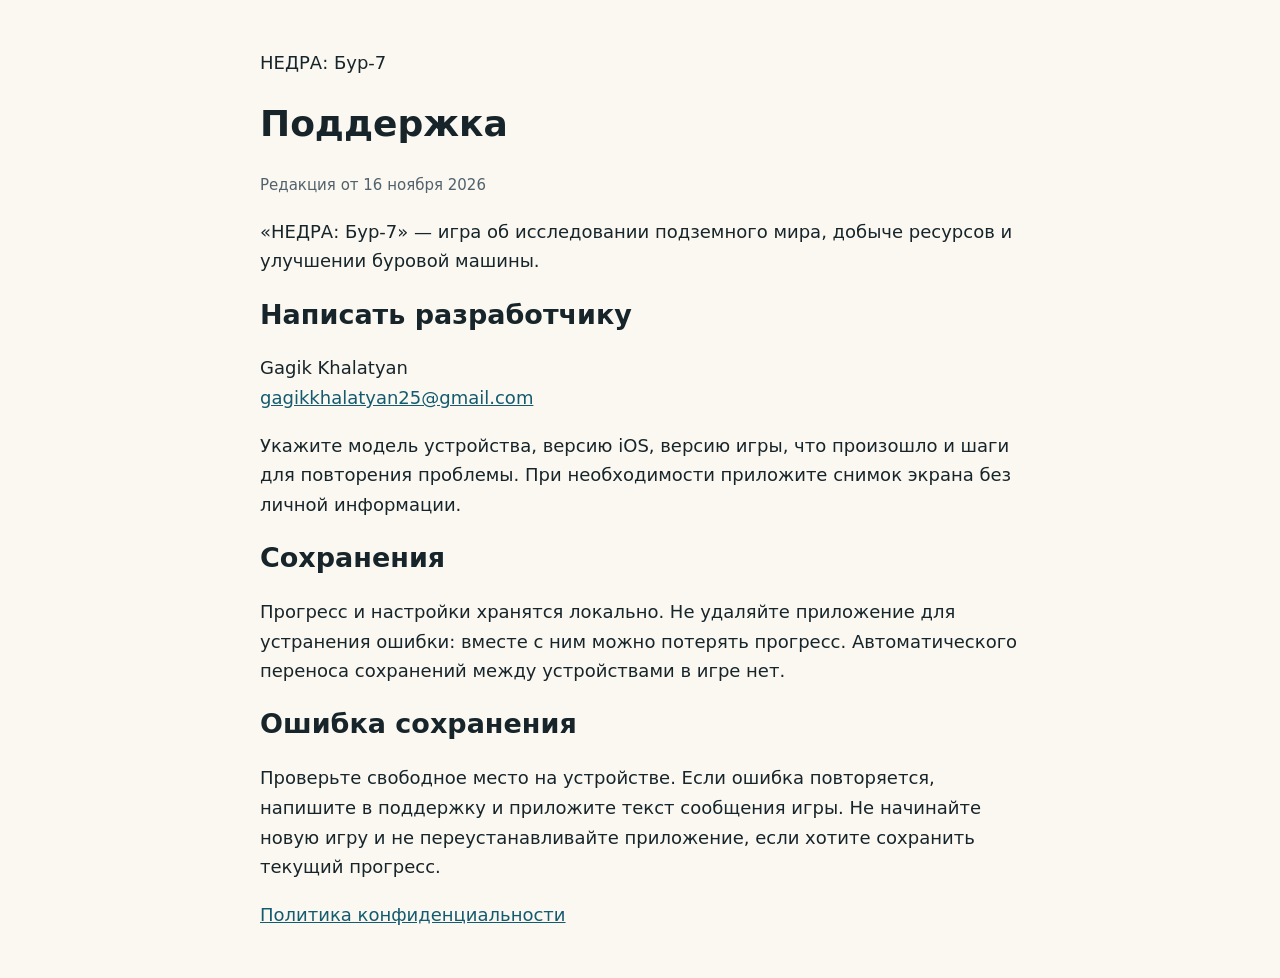
<file: nedra/support/index.html>
<!doctype html>
<html lang="ru"><meta charset="utf-8"><meta name="viewport" content="width=device-width,initial-scale=1"><title>НЕДРА: Бур-7 — Поддержка</title><style>body{font:18px/1.65 system-ui,sans-serif;max-width:760px;margin:48px auto;padding:0 24px;color:#17252b;background:#faf8f1}a{color:#145b70}h1,h2{line-height:1.2}small{color:#52616b}</style><main><p>НЕДРА: Бур-7</p><h1>Поддержка</h1><small>Редакция от 16 ноября 2026</small><p>«НЕДРА: Бур-7» — игра об исследовании подземного мира, добыче ресурсов и улучшении буровой машины.</p><h2>Написать разработчику</h2><p>Gagik Khalatyan<br><a href="mailto:gagikkhalatyan25@gmail.com?subject=Nedra%20support">gagikkhalatyan25@gmail.com</a></p><p>Укажите модель устройства, версию iOS, версию игры, что произошло и шаги для повторения проблемы. При необходимости приложите снимок экрана без личной информации.</p><h2>Сохранения</h2><p>Прогресс и настройки хранятся локально. Не удаляйте приложение для устранения ошибки: вместе с ним можно потерять прогресс. Автоматического переноса сохранений между устройствами в игре нет.</p><h2>Ошибка сохранения</h2><p>Проверьте свободное место на устройстве. Если ошибка повторяется, напишите в поддержку и приложите текст сообщения игры. Не начинайте новую игру и не переустанавливайте приложение, если хотите сохранить текущий прогресс.</p><p><a href="../privacy/">Политика конфиденциальности</a></p></main></html>
</file>
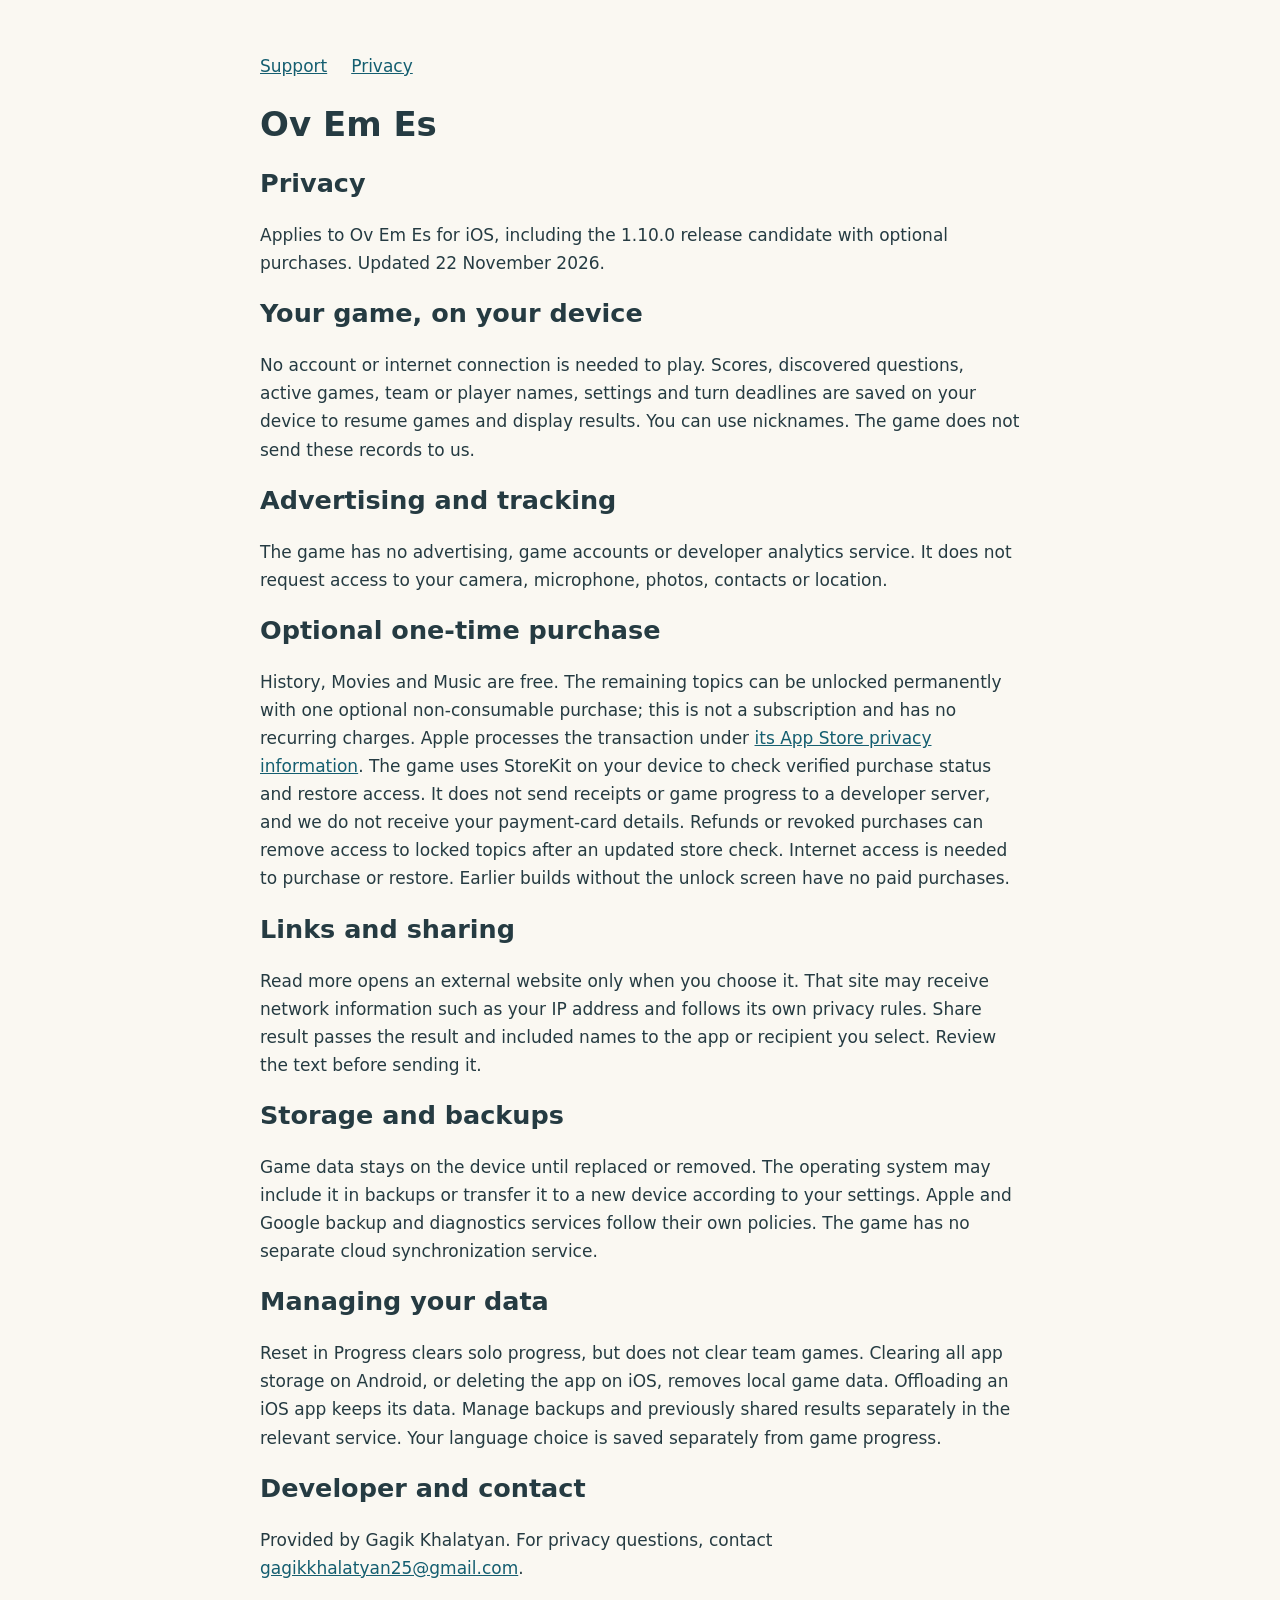
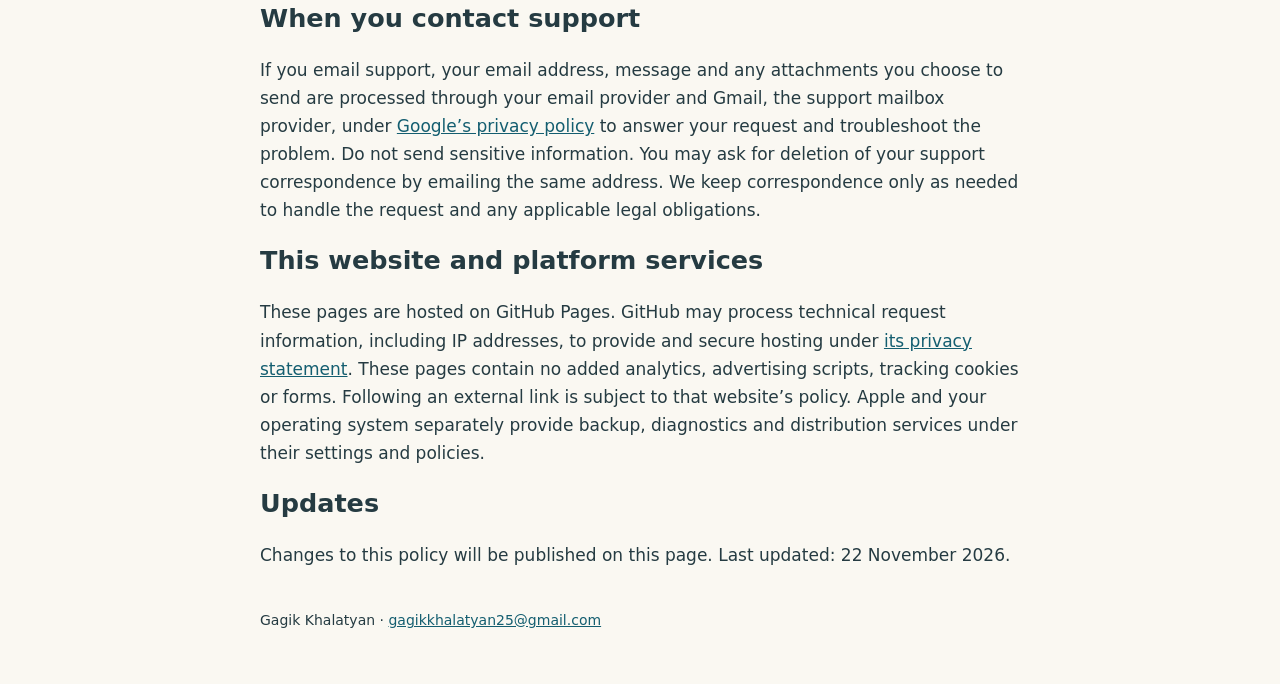
<file: ov-em-es/privacy/index.html>
<!doctype html>
<html lang="en"><head><meta charset="utf-8"><meta name="viewport" content="width=device-width,initial-scale=1"><title>Ov Em Es · Privacy</title><style>body{max-width:760px;margin:32px auto;padding:20px;font:17px/1.65 system-ui;color:#253b42;background:#faf8f2}h1,h2{line-height:1.25}a{color:#145e70;overflow-wrap:anywhere}footer{margin-top:40px;font-size:14px}nav{display:flex;gap:24px;flex-wrap:wrap}a:focus-visible{outline:3px solid #145e70;outline-offset:3px}</style></head><body><nav><a href="https://gagik1710.github.io/echo-garden-support/ov-em-es/support/">Support</a><a href="https://gagik1710.github.io/echo-garden-support/ov-em-es/privacy/">Privacy</a></nav><main><h1>Ov Em Es</h1><h2>Privacy</h2><p>Applies to Ov Em Es for iOS, including the 1.10.0 release candidate with optional purchases. Updated 22 November 2026.</p><h2>Your game, on your device</h2><p>No account or internet connection is needed to play. Scores, discovered questions, active games, team or player names, settings and turn deadlines are saved on your device to resume games and display results. You can use nicknames. The game does not send these records to us.</p><h2>Advertising and tracking</h2><p>The game has no advertising, game accounts or developer analytics service. It does not request access to your camera, microphone, photos, contacts or location.</p><h2>Optional one-time purchase</h2><p>History, Movies and Music are free. The remaining topics can be unlocked permanently with one optional non-consumable purchase; this is not a subscription and has no recurring charges. Apple processes the transaction under <a href="https://www.apple.com/legal/privacy/data/en/app-store/">its App Store privacy information</a>. The game uses StoreKit on your device to check verified purchase status and restore access. It does not send receipts or game progress to a developer server, and we do not receive your payment-card details. Refunds or revoked purchases can remove access to locked topics after an updated store check. Internet access is needed to purchase or restore. Earlier builds without the unlock screen have no paid purchases.</p><h2>Links and sharing</h2><p>Read more opens an external website only when you choose it. That site may receive network information such as your IP address and follows its own privacy rules. Share result passes the result and included names to the app or recipient you select. Review the text before sending it.</p><h2>Storage and backups</h2><p>Game data stays on the device until replaced or removed. The operating system may include it in backups or transfer it to a new device according to your settings. Apple and Google backup and diagnostics services follow their own policies. The game has no separate cloud synchronization service.</p><h2>Managing your data</h2><p>Reset in Progress clears solo progress, but does not clear team games. Clearing all app storage on Android, or deleting the app on iOS, removes local game data. Offloading an iOS app keeps its data. Manage backups and previously shared results separately in the relevant service. Your language choice is saved separately from game progress.</p><h2>Developer and contact</h2><p>Provided by Gagik Khalatyan. For privacy questions, contact <a href="mailto:gagikkhalatyan25@gmail.com">gagikkhalatyan25@gmail.com</a>.</p><h2>When you contact support</h2><p>If you email support, your email address, message and any attachments you choose to send are processed through your email provider and Gmail, the support mailbox provider, under <a href="https://policies.google.com/privacy">Google’s privacy policy</a> to answer your request and troubleshoot the problem. Do not send sensitive information. You may ask for deletion of your support correspondence by emailing the same address. We keep correspondence only as needed to handle the request and any applicable legal obligations.</p><h2>This website and platform services</h2><p>These pages are hosted on GitHub Pages. GitHub may process technical request information, including IP addresses, to provide and secure hosting under <a href="https://docs.github.com/en/site-policy/privacy-policies/github-general-privacy-statement">its privacy statement</a>. These pages contain no added analytics, advertising scripts, tracking cookies or forms. Following an external link is subject to that website’s policy. Apple and your operating system separately provide backup, diagnostics and distribution services under their settings and policies.</p><h2>Updates</h2><p>Changes to this policy will be published on this page. Last updated: 22 November 2026.</p></main><footer>Gagik Khalatyan · <a href="mailto:gagikkhalatyan25@gmail.com">gagikkhalatyan25@gmail.com</a></footer></body></html>
</file>
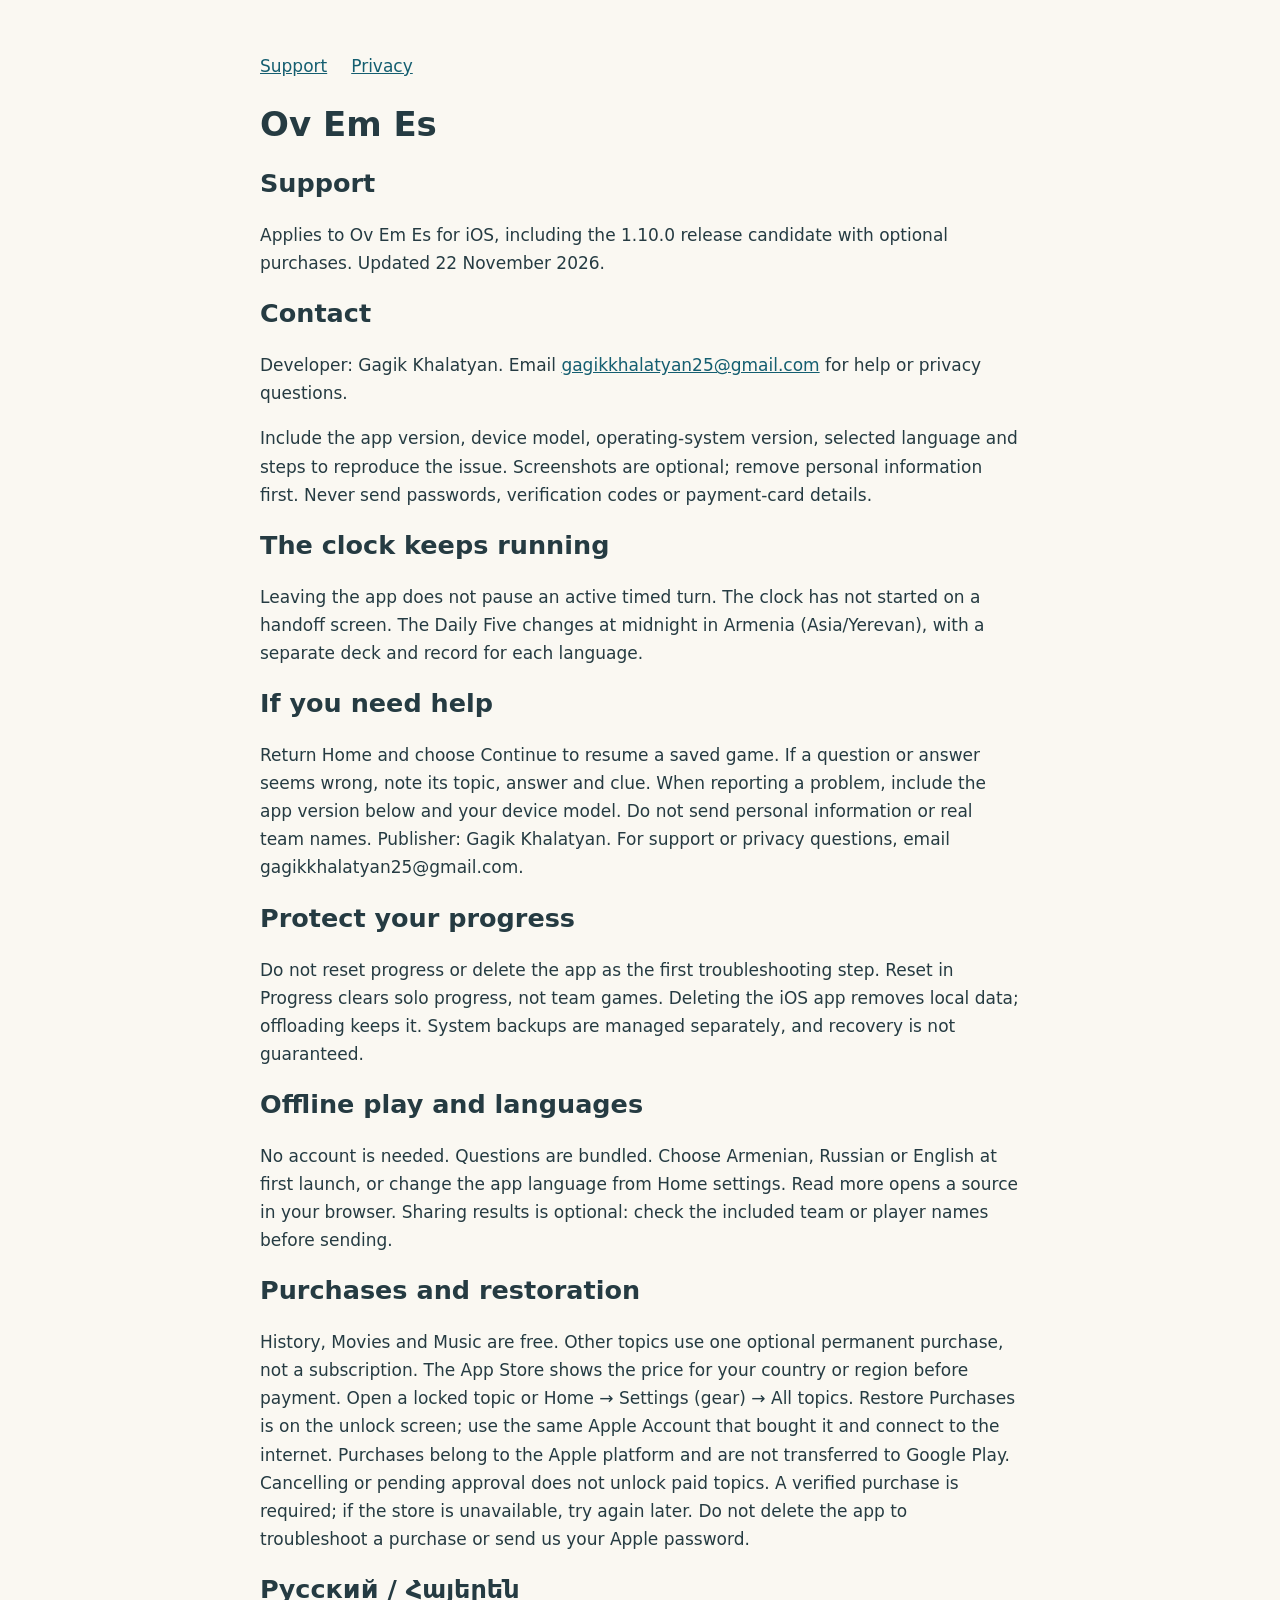
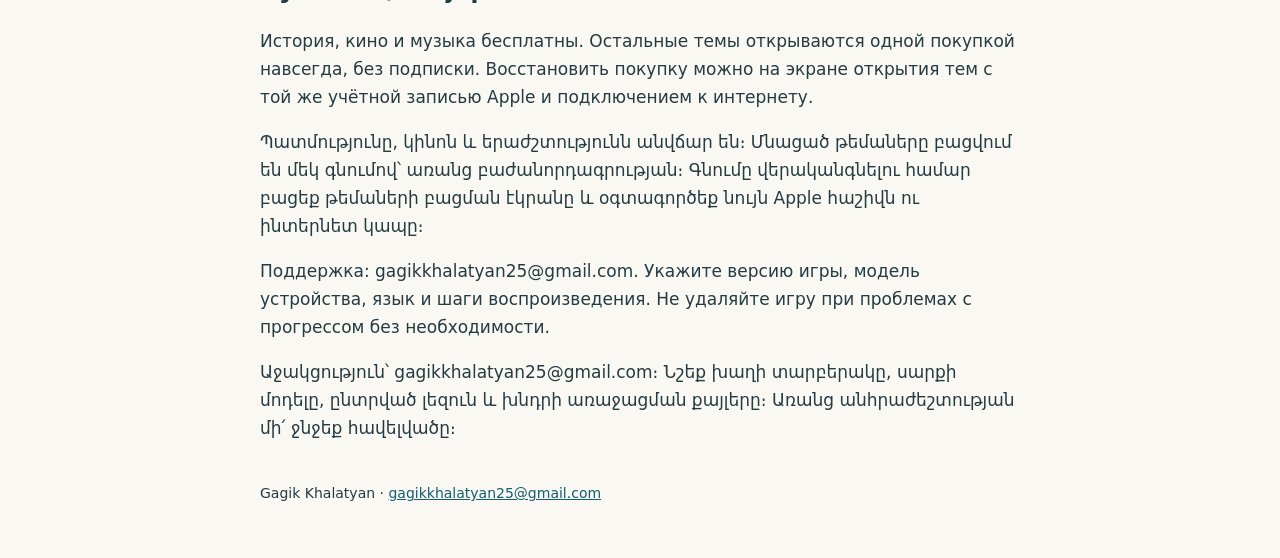
<file: ov-em-es/support/index.html>
<!doctype html>
<html lang="en"><head><meta charset="utf-8"><meta name="viewport" content="width=device-width,initial-scale=1"><title>Ov Em Es · Support</title><style>body{max-width:760px;margin:32px auto;padding:20px;font:17px/1.65 system-ui;color:#253b42;background:#faf8f2}h1,h2{line-height:1.25}a{color:#145e70;overflow-wrap:anywhere}footer{margin-top:40px;font-size:14px}nav{display:flex;gap:24px;flex-wrap:wrap}a:focus-visible{outline:3px solid #145e70;outline-offset:3px}</style></head><body><nav><a href="https://gagik1710.github.io/echo-garden-support/ov-em-es/support/">Support</a><a href="https://gagik1710.github.io/echo-garden-support/ov-em-es/privacy/">Privacy</a></nav><main><h1>Ov Em Es</h1><h2>Support</h2><p>Applies to Ov Em Es for iOS, including the 1.10.0 release candidate with optional purchases. Updated 22 November 2026.</p><h2>Contact</h2><p>Developer: Gagik Khalatyan. Email <a href="mailto:gagikkhalatyan25@gmail.com">gagikkhalatyan25@gmail.com</a> for help or privacy questions.</p><p>Include the app version, device model, operating-system version, selected language and steps to reproduce the issue. Screenshots are optional; remove personal information first. Never send passwords, verification codes or payment-card details.</p><h2>The clock keeps running</h2><p>Leaving the app does not pause an active timed turn. The clock has not started on a handoff screen. The Daily Five changes at midnight in Armenia (Asia/Yerevan), with a separate deck and record for each language.</p><h2>If you need help</h2><p>Return Home and choose Continue to resume a saved game. If a question or answer seems wrong, note its topic, answer and clue. When reporting a problem, include the app version below and your device model. Do not send personal information or real team names. Publisher: Gagik Khalatyan. For support or privacy questions, email gagikkhalatyan25@gmail.com.</p><h2>Protect your progress</h2><p>Do not reset progress or delete the app as the first troubleshooting step. Reset in Progress clears solo progress, not team games. Deleting the iOS app removes local data; offloading keeps it. System backups are managed separately, and recovery is not guaranteed.</p><h2>Offline play and languages</h2><p>No account is needed. Questions are bundled. Choose Armenian, Russian or English at first launch, or change the app language from Home settings. Read more opens a source in your browser. Sharing results is optional: check the included team or player names before sending.</p><h2>Purchases and restoration</h2><p>History, Movies and Music are free. Other topics use one optional permanent purchase, not a subscription. The App Store shows the price for your country or region before payment. Open a locked topic or Home → Settings (gear) → All topics. Restore Purchases is on the unlock screen; use the same Apple Account that bought it and connect to the internet. Purchases belong to the Apple platform and are not transferred to Google Play. Cancelling or pending approval does not unlock paid topics. A verified purchase is required; if the store is unavailable, try again later. Do not delete the app to troubleshoot a purchase or send us your Apple password.</p><h2>Русский / Հայերեն</h2><p>История, кино и музыка бесплатны. Остальные темы открываются одной покупкой навсегда, без подписки. Восстановить покупку можно на экране открытия тем с той же учётной записью Apple и подключением к интернету.</p><p>Պատմությունը, կինոն և երաժշտությունն անվճար են։ Մնացած թեմաները բացվում են մեկ գնումով՝ առանց բաժանորդագրության։ Գնումը վերականգնելու համար բացեք թեմաների բացման էկրանը և օգտագործեք նույն Apple հաշիվն ու ինտերնետ կապը։</p><p>Поддержка: gagikkhalatyan25@gmail.com. Укажите версию игры, модель устройства, язык и шаги воспроизведения. Не удаляйте игру при проблемах с прогрессом без необходимости.</p><p>Աջակցություն՝ gagikkhalatyan25@gmail.com։ Նշեք խաղի տարբերակը, սարքի մոդելը, ընտրված լեզուն և խնդրի առաջացման քայլերը։ Առանց անհրաժեշտության մի՛ ջնջեք հավելվածը։</p></main><footer>Gagik Khalatyan · <a href="mailto:gagikkhalatyan25@gmail.com">gagikkhalatyan25@gmail.com</a></footer></body></html>
</file>
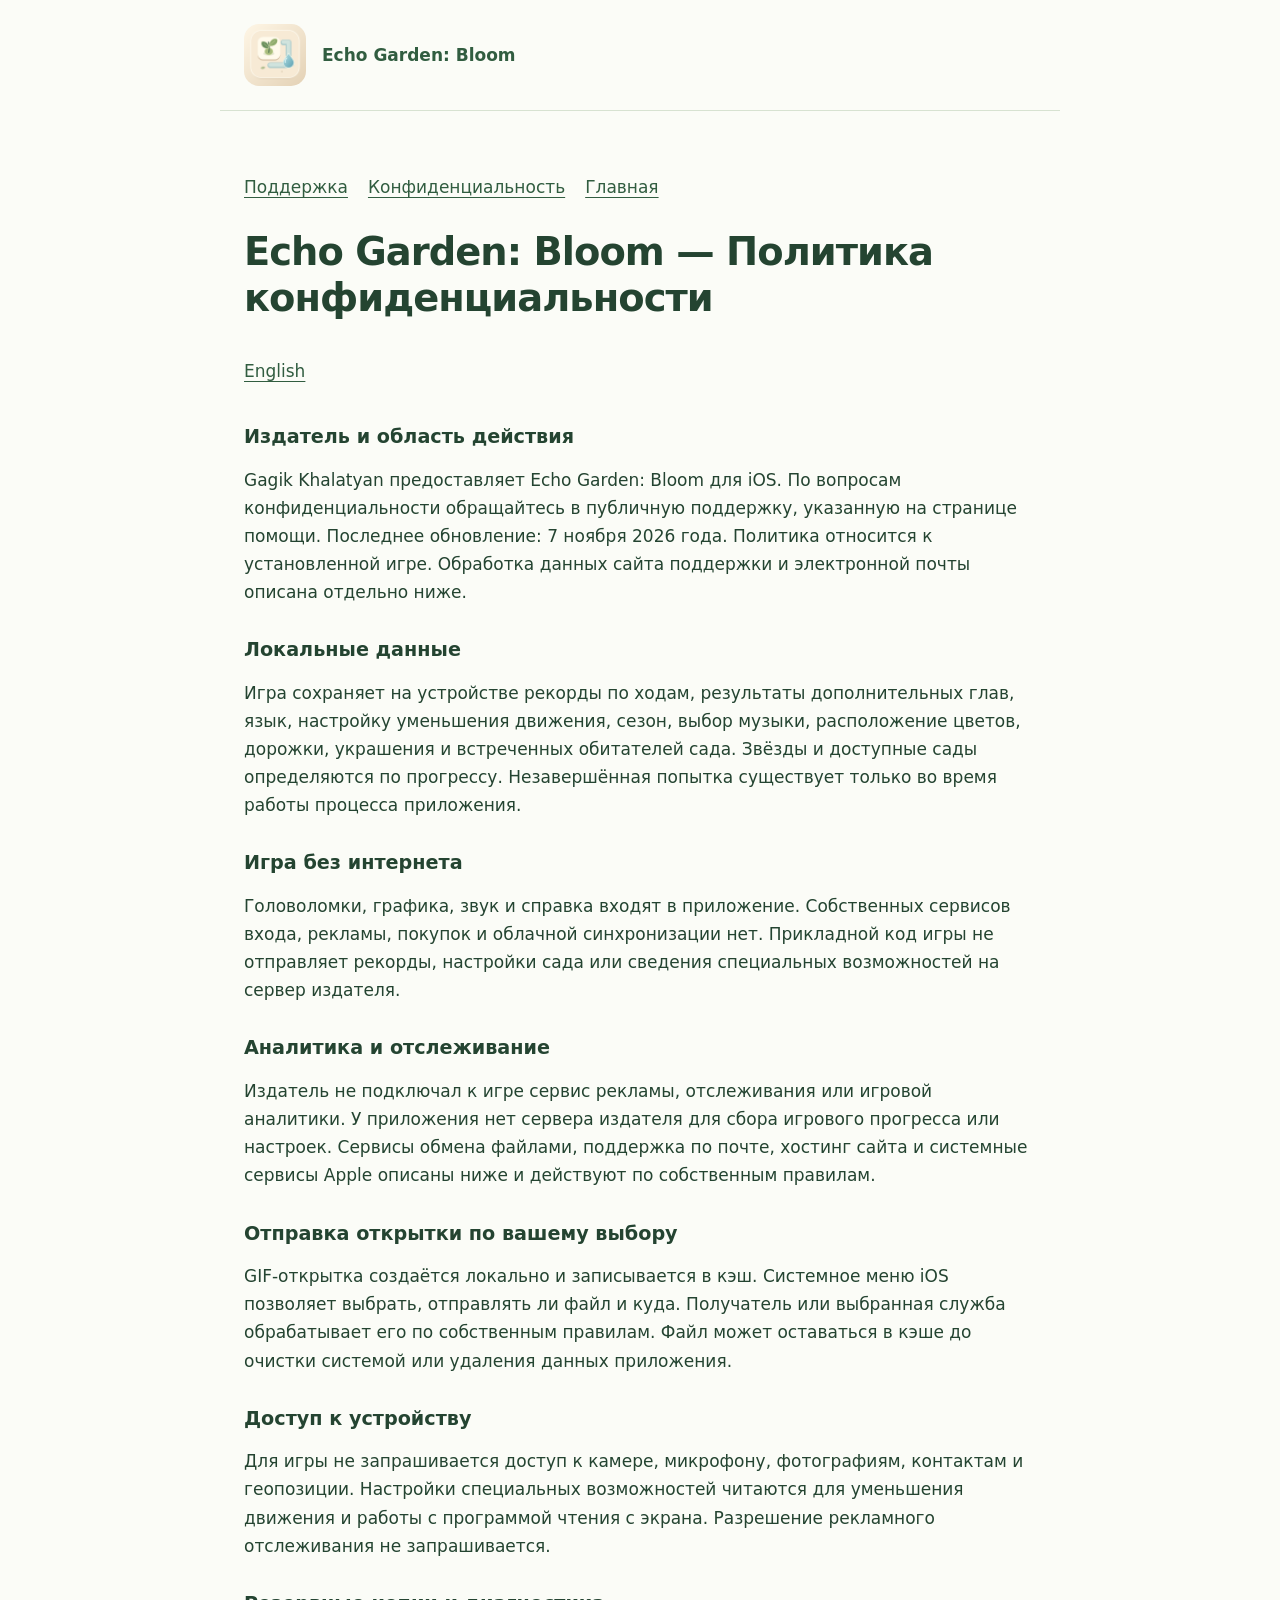
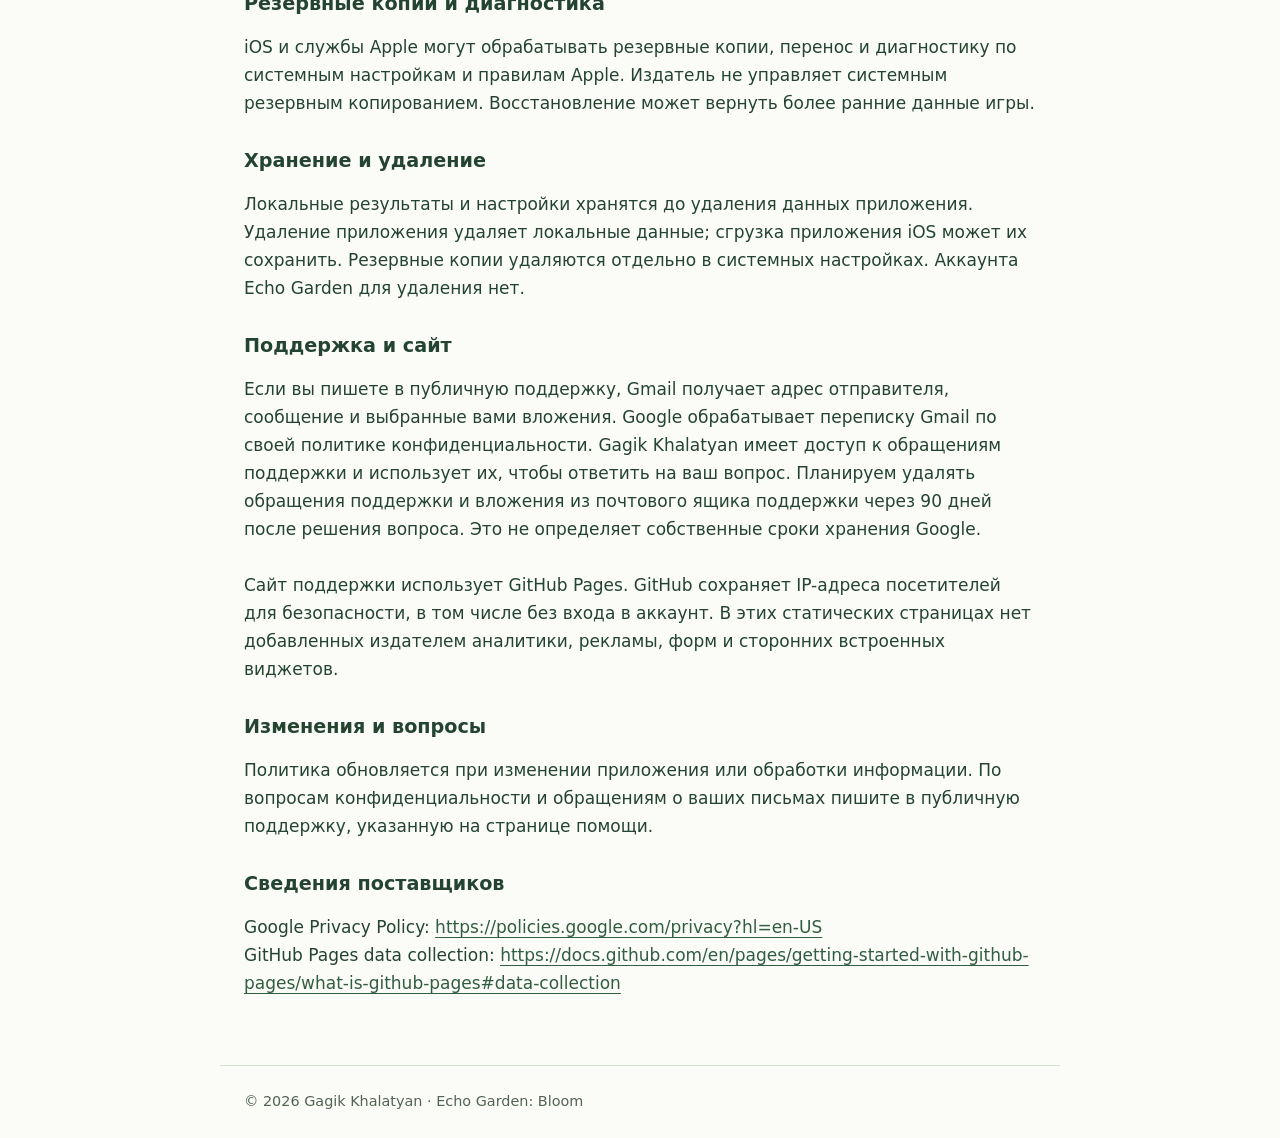
<file: ru/privacy/index.html>
<!doctype html>
<html lang="ru"><head><meta charset="utf-8"><meta name="viewport" content="width=device-width,initial-scale=1"><title>Echo Garden: Bloom — Политика конфиденциальности</title><link rel="icon" href="../../icon.png"><link rel="stylesheet" href="../../styles.css"></head>
<body><header><img src="../../icon.png" alt="" width="62" height="62"><p><a href="../../index.html">Echo Garden: Bloom</a></p></header><main><nav aria-label="Навигация"><a href="../../ru/support/">Поддержка</a><a href="../../ru/privacy/">Конфиденциальность</a><a href="../../index.html">Главная</a></nav><h1>Echo Garden: Bloom — Политика конфиденциальности</h1><nav aria-label="Language"><a lang="en" href="../../privacy/">English</a></nav><section><h2>Издатель и область действия</h2><p>Gagik Khalatyan предоставляет Echo Garden: Bloom для iOS. По вопросам конфиденциальности обращайтесь в публичную поддержку, указанную на странице помощи. Последнее обновление: 7 ноября 2026 года. Политика относится к установленной игре. Обработка данных сайта поддержки и электронной почты описана отдельно ниже.</p></section>
<section><h2>Локальные данные</h2><p>Игра сохраняет на устройстве рекорды по ходам, результаты дополнительных глав, язык, настройку уменьшения движения, сезон, выбор музыки, расположение цветов, дорожки, украшения и встреченных обитателей сада. Звёзды и доступные сады определяются по прогрессу. Незавершённая попытка существует только во время работы процесса приложения.</p></section>
<section><h2>Игра без интернета</h2><p>Головоломки, графика, звук и справка входят в приложение. Собственных сервисов входа, рекламы, покупок и облачной синхронизации нет. Прикладной код игры не отправляет рекорды, настройки сада или сведения специальных возможностей на сервер издателя.</p></section>
<section><h2>Аналитика и отслеживание</h2><p>Издатель не подключал к игре сервис рекламы, отслеживания или игровой аналитики. У приложения нет сервера издателя для сбора игрового прогресса или настроек. Сервисы обмена файлами, поддержка по почте, хостинг сайта и системные сервисы Apple описаны ниже и действуют по собственным правилам.</p></section>
<section><h2>Отправка открытки по вашему выбору</h2><p>GIF-открытка создаётся локально и записывается в кэш. Системное меню iOS позволяет выбрать, отправлять ли файл и куда. Получатель или выбранная служба обрабатывает его по собственным правилам. Файл может оставаться в кэше до очистки системой или удаления данных приложения.</p></section>
<section><h2>Доступ к устройству</h2><p>Для игры не запрашивается доступ к камере, микрофону, фотографиям, контактам и геопозиции. Настройки специальных возможностей читаются для уменьшения движения и работы с программой чтения с экрана. Разрешение рекламного отслеживания не запрашивается.</p></section>
<section><h2>Резервные копии и диагностика</h2><p>iOS и службы Apple могут обрабатывать резервные копии, перенос и диагностику по системным настройкам и правилам Apple. Издатель не управляет системным резервным копированием. Восстановление может вернуть более ранние данные игры.</p></section>
<section><h2>Хранение и удаление</h2><p>Локальные результаты и настройки хранятся до удаления данных приложения. Удаление приложения удаляет локальные данные; сгрузка приложения iOS может их сохранить. Резервные копии удаляются отдельно в системных настройках. Аккаунта Echo Garden для удаления нет.</p></section>
<section><h2>Поддержка и сайт</h2><p>Если вы пишете в публичную поддержку, Gmail получает адрес отправителя, сообщение и выбранные вами вложения. Google обрабатывает переписку Gmail по своей политике конфиденциальности. Gagik Khalatyan имеет доступ к обращениям поддержки и использует их, чтобы ответить на ваш вопрос. Планируем удалять обращения поддержки и вложения из почтового ящика поддержки через 90 дней после решения вопроса. Это не определяет собственные сроки хранения Google.

Сайт поддержки использует GitHub Pages. GitHub сохраняет IP-адреса посетителей для безопасности, в том числе без входа в аккаунт. В этих статических страницах нет добавленных издателем аналитики, рекламы, форм и сторонних встроенных виджетов.</p></section>
<section><h2>Изменения и вопросы</h2><p>Политика обновляется при изменении приложения или обработки информации. По вопросам конфиденциальности и обращениям о ваших письмах пишите в публичную поддержку, указанную на странице помощи.</p></section>
<section><h2>Сведения поставщиков</h2><p>Google Privacy Policy: <a href="https://policies.google.com/privacy?hl=en-US">https://policies.google.com/privacy?hl=en-US</a>
GitHub Pages data collection: <a href="https://docs.github.com/en/pages/getting-started-with-github-pages/what-is-github-pages#data-collection">https://docs.github.com/en/pages/getting-started-with-github-pages/what-is-github-pages#data-collection</a></p></section>
</main><footer>© 2026 Gagik Khalatyan · Echo Garden: Bloom</footer></body></html>
</file>
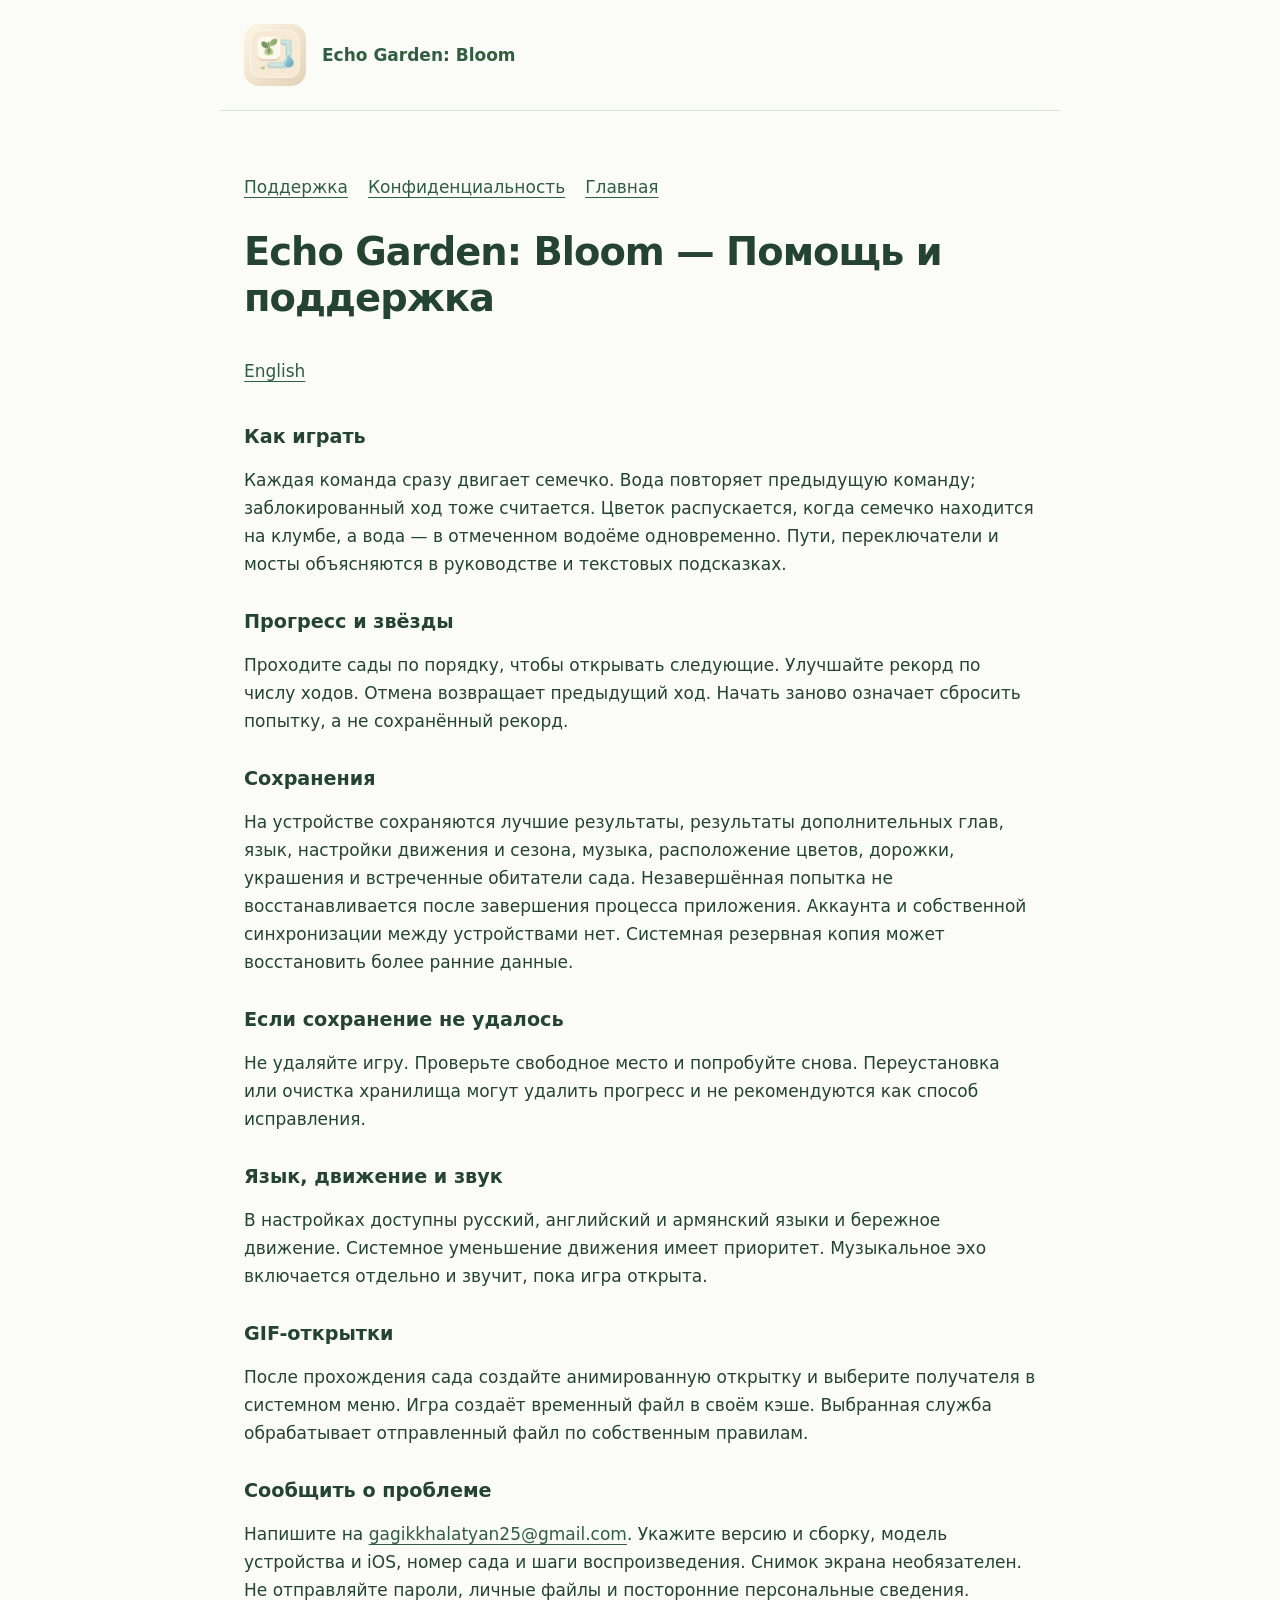
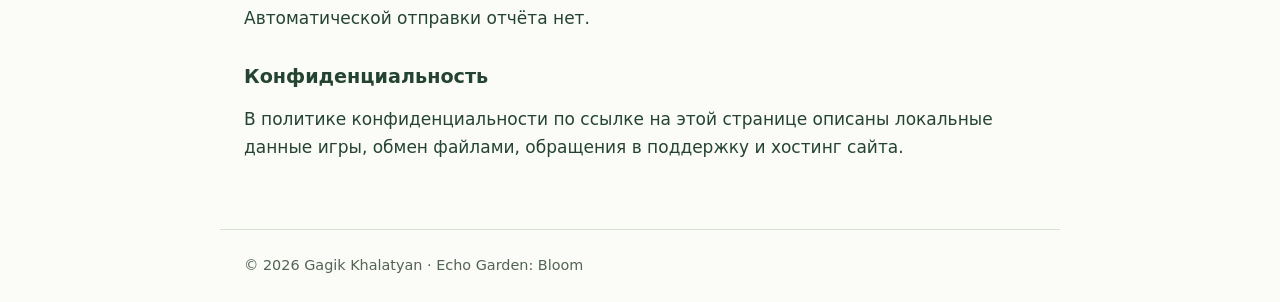
<file: ru/support/index.html>
<!doctype html>
<html lang="ru"><head><meta charset="utf-8"><meta name="viewport" content="width=device-width,initial-scale=1"><title>Echo Garden: Bloom — Помощь и поддержка</title><link rel="icon" href="../../icon.png"><link rel="stylesheet" href="../../styles.css"></head>
<body><header><img src="../../icon.png" alt="" width="62" height="62"><p><a href="../../index.html">Echo Garden: Bloom</a></p></header><main><nav aria-label="Навигация"><a href="../../ru/support/">Поддержка</a><a href="../../ru/privacy/">Конфиденциальность</a><a href="../../index.html">Главная</a></nav><h1>Echo Garden: Bloom — Помощь и поддержка</h1><nav aria-label="Language"><a lang="en" href="../../support/">English</a></nav><section><h2>Как играть</h2><p>Каждая команда сразу двигает семечко. Вода повторяет предыдущую команду; заблокированный ход тоже считается. Цветок распускается, когда семечко находится на клумбе, а вода — в отмеченном водоёме одновременно. Пути, переключатели и мосты объясняются в руководстве и текстовых подсказках.</p></section>
<section><h2>Прогресс и звёзды</h2><p>Проходите сады по порядку, чтобы открывать следующие. Улучшайте рекорд по числу ходов. Отмена возвращает предыдущий ход. Начать заново означает сбросить попытку, а не сохранённый рекорд.</p></section>
<section><h2>Сохранения</h2><p>На устройстве сохраняются лучшие результаты, результаты дополнительных глав, язык, настройки движения и сезона, музыка, расположение цветов, дорожки, украшения и встреченные обитатели сада. Незавершённая попытка не восстанавливается после завершения процесса приложения. Аккаунта и собственной синхронизации между устройствами нет. Системная резервная копия может восстановить более ранние данные.</p></section>
<section><h2>Если сохранение не удалось</h2><p>Не удаляйте игру. Проверьте свободное место и попробуйте снова. Переустановка или очистка хранилища могут удалить прогресс и не рекомендуются как способ исправления.</p></section>
<section><h2>Язык, движение и звук</h2><p>В настройках доступны русский, английский и армянский языки и бережное движение. Системное уменьшение движения имеет приоритет. Музыкальное эхо включается отдельно и звучит, пока игра открыта.</p></section>
<section><h2>GIF-открытки</h2><p>После прохождения сада создайте анимированную открытку и выберите получателя в системном меню. Игра создаёт временный файл в своём кэше. Выбранная служба обрабатывает отправленный файл по собственным правилам.</p></section>
<section><h2>Сообщить о проблеме</h2><p>Напишите на <a href="mailto:gagikkhalatyan25@gmail.com">gagikkhalatyan25@gmail.com</a>. Укажите версию и сборку, модель устройства и iOS, номер сада и шаги воспроизведения. Снимок экрана необязателен. Не отправляйте пароли, личные файлы и посторонние персональные сведения. Автоматической отправки отчёта нет.</p></section>
<section><h2>Конфиденциальность</h2><p>В политике конфиденциальности по ссылке на этой странице описаны локальные данные игры, обмен файлами, обращения в поддержку и хостинг сайта.</p></section>
</main><footer>© 2026 Gagik Khalatyan · Echo Garden: Bloom</footer></body></html>
</file>
<file: styles.css>
:root{color-scheme:light;--ink:#244431;--muted:#526453;--paper:#fbfcf7;--line:#d7e2d1;--green:#315d40}
*{box-sizing:border-box}body{margin:0;background:var(--paper);color:var(--ink);font:17px/1.65 system-ui,-apple-system,BlinkMacSystemFont,"Segoe UI",sans-serif}
header,main,footer{max-width:840px;margin:auto;padding:24px}header{display:flex;align-items:center;gap:16px;border-bottom:1px solid var(--line)}header img{width:62px;height:62px;border-radius:15px}header p{margin:0}header a{font-weight:650;text-decoration:none}header small{display:block;color:var(--muted)}main{padding-top:34px;padding-bottom:56px}h1{font-size:clamp(1.7rem,5vw,2.4rem);line-height:1.2;letter-spacing:-.025em;margin:18px 0 28px}h2{font-size:1.2rem;line-height:1.3;margin-top:32px}p{margin:12px 0;white-space:pre-line}a{color:var(--green);text-underline-offset:4px;overflow-wrap:anywhere}a:hover{text-decoration-thickness:2px}a:focus-visible{outline:3px solid #976c18;outline-offset:5px;border-radius:2px}.draft{font-size:.88rem;background:#fff5d9;color:#76500e;padding:10px 14px;border:1px solid #e5d0a0;border-radius:12px}nav{display:flex;flex-wrap:wrap;gap:8px 20px;margin:20px 0}nav a{display:inline-flex;align-items:center;min-height:44px}.contact,.card{background:#eef4e7;border:1px solid var(--line);border-radius:18px;padding:20px;margin:24px 0}.contact a{display:inline-flex;align-items:center;min-height:44px;font-weight:650}.card h2{margin-top:0}.grid{display:grid;grid-template-columns:repeat(2,minmax(0,1fr));gap:16px}footer{border-top:1px solid var(--line);font-size:.9rem;color:var(--muted)}@media(max-width:540px){header,main,footer{padding-left:20px;padding-right:20px}.grid{grid-template-columns:1fr}header img{width:54px;height:54px}}@media(prefers-reduced-motion:reduce){*{scroll-behavior:auto!important}}
</file>
